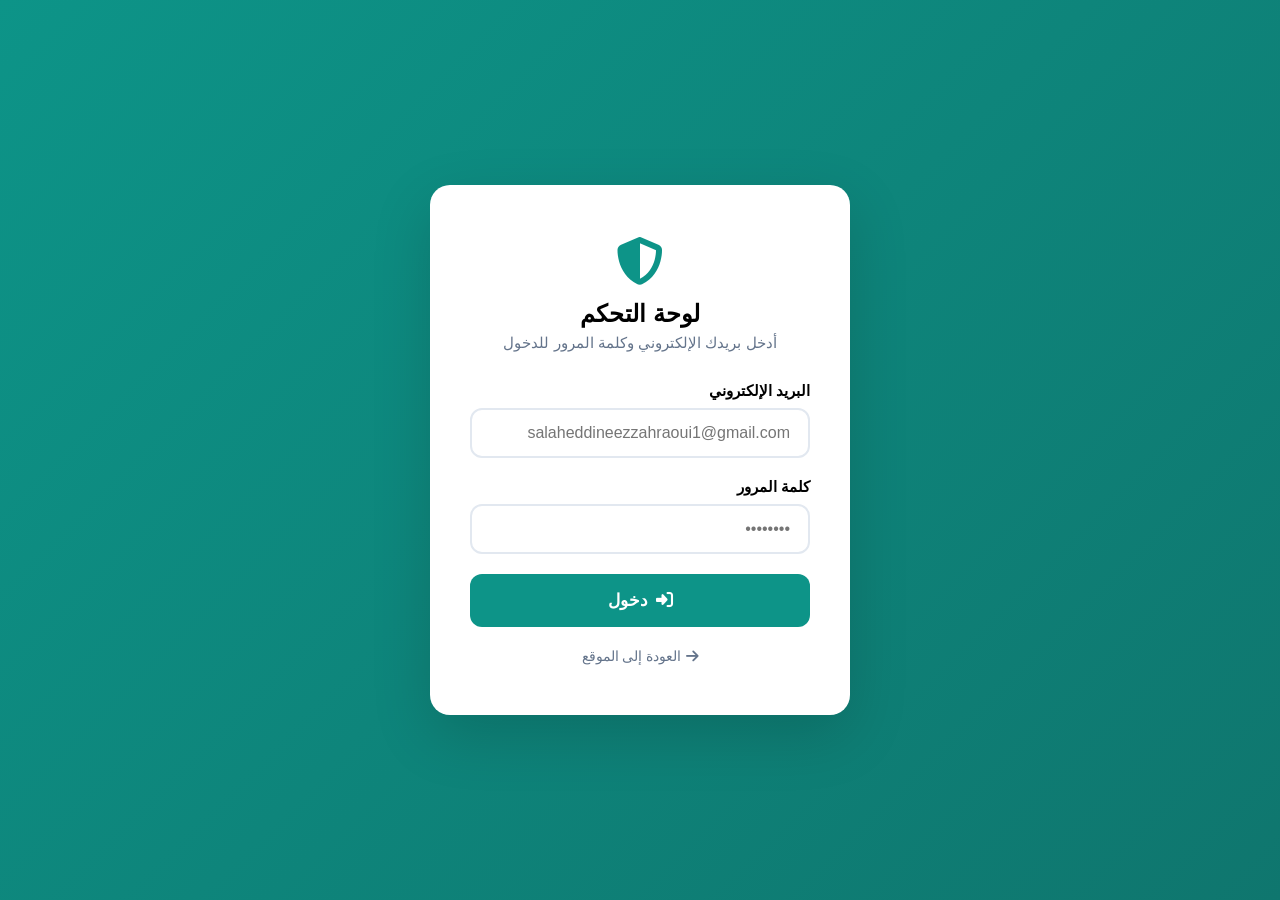
<file: admin/index.html>
<!DOCTYPE html>
<html lang="ar" dir="rtl">
<head>
    <meta charset="UTF-8">
    <meta name="viewport" content="width=device-width, initial-scale=1.0">
    <title>تسجيل الدخول - لوحة التحكم</title>
    <link rel="stylesheet" href="https://cdnjs.cloudflare.com/ajax/libs/font-awesome/6.5.0/css/all.min.css">
    <style>
        * { margin: 0; padding: 0; box-sizing: border-box; }
        body { font-family: 'Segoe UI', Tahoma, sans-serif; background: linear-gradient(135deg, #0d9488 0%, #0f766e 100%); min-height: 100vh; display: flex; align-items: center; justify-content: center; }
        .login-box { background: #fff; border-radius: 20px; padding: 50px 40px; width: 100%; max-width: 420px; margin: 20px; box-shadow: 0 20px 60px rgba(0,0,0,0.15); text-align: center; }
        .login-box .icon { font-size: 3rem; color: #0d9488; margin-bottom: 10px; }
        .login-box h1 { font-size: 1.5rem; margin-bottom: 6px; }
        .login-box p { color: #64748b; margin-bottom: 30px; font-size: 0.95rem; }
        .form-group { margin-bottom: 20px; text-align: right; }
        .form-group label { display: block; font-weight: 600; margin-bottom: 8px; font-size: 0.95rem; }
        .form-group input { width: 100%; padding: 14px 18px; border: 2px solid #e2e8f0; border-radius: 12px; font-size: 1rem; outline: none; transition: 0.3s; }
        .form-group input:focus { border-color: #0d9488; box-shadow: 0 0 0 4px rgba(13,148,136,0.1); }
        .btn-login { width: 100%; padding: 16px; background: #0d9488; color: #fff; border: none; border-radius: 12px; font-size: 1.05rem; font-weight: 600; cursor: pointer; transition: 0.3s; display: flex; align-items: center; justify-content: center; gap: 8px; }
        .btn-login:hover { background: #0f766e; transform: translateY(-2px); }
        .btn-login:disabled { opacity: 0.6; cursor: not-allowed; transform: none; }
        .error-msg { background: #fee2e2; color: #991b1b; padding: 14px; border-radius: 10px; margin-bottom: 20px; display: none; font-size: 0.95rem; text-align: center; }
        .back-link { text-align: center; margin-top: 20px; }
        .back-link a { color: #64748b; text-decoration: none; font-size: 0.9rem; }
        .back-link a:hover { color: #0d9488; }
    </style>
</head>
<body>
    <div class="login-box">
        <div class="icon"><i class="fas fa-shield-alt"></i></div>
        <h1>لوحة التحكم</h1>
        <p>أدخل بريدك الإلكتروني وكلمة المرور للدخول</p>
        <div class="error-msg" id="errorMsg"></div>
        <form onsubmit="return adminLogin(event)">
            <div class="form-group">
                <label>البريد الإلكتروني</label>
                <input type="text" id="username" placeholder="salaheddineezzahraoui1@gmail.com" required>
            </div>
            <div class="form-group">
                <label>كلمة المرور</label>
                <input type="password" id="password" placeholder="••••••••" required>
            </div>
            <button type="submit" class="btn-login" id="loginBtn"><i class="fas fa-sign-in-alt"></i> دخول</button>
        </form>
        <div class="back-link"><a href="../index.html"><i class="fas fa-arrow-right"></i> العودة إلى الموقع</a></div>
    </div>
    <script>
        var API_URL = 'http://localhost:5000';

        function adminLogin(e) {
            e.preventDefault();
            var email = document.getElementById('username').value.trim();
            var password = document.getElementById('password').value;
            var err = document.getElementById('errorMsg');
            var btn = document.getElementById('loginBtn');

            err.style.display = 'none';
            btn.disabled = true;
            btn.innerHTML = '<i class="fas fa-spinner fa-spin"></i> جاري تسجيل الدخول...';

            fetch(API_URL + '/api/auth/login', {
                method: 'POST',
                headers: { 'Content-Type': 'application/json' },
                body: JSON.stringify({ email: email, password: password })
            })
            .then(function(resp) {
                if (!resp.ok) return resp.json().then(function(d) { throw new Error(d.error || 'خطأ في تسجيل الدخول'); });
                return resp.json();
            })
            .then(function(data) {
                sessionStorage.setItem('adminToken', data.token);
                sessionStorage.setItem('adminEmail', data.email);
                window.location.href = 'dashboard.html';
            })
            .catch(function(error) {
                err.textContent = error.message || 'البريد الإلكتروني أو كلمة المرور غير صحيحة';
                err.style.display = 'block';
            })
            .finally(function() {
                btn.disabled = false;
                btn.innerHTML = '<i class="fas fa-sign-in-alt"></i> دخول';
            });

            return false;
        }

        if (sessionStorage.getItem('adminToken')) {
            window.location.href = 'dashboard.html';
        }
    </script>
</body>
</html>
</file>
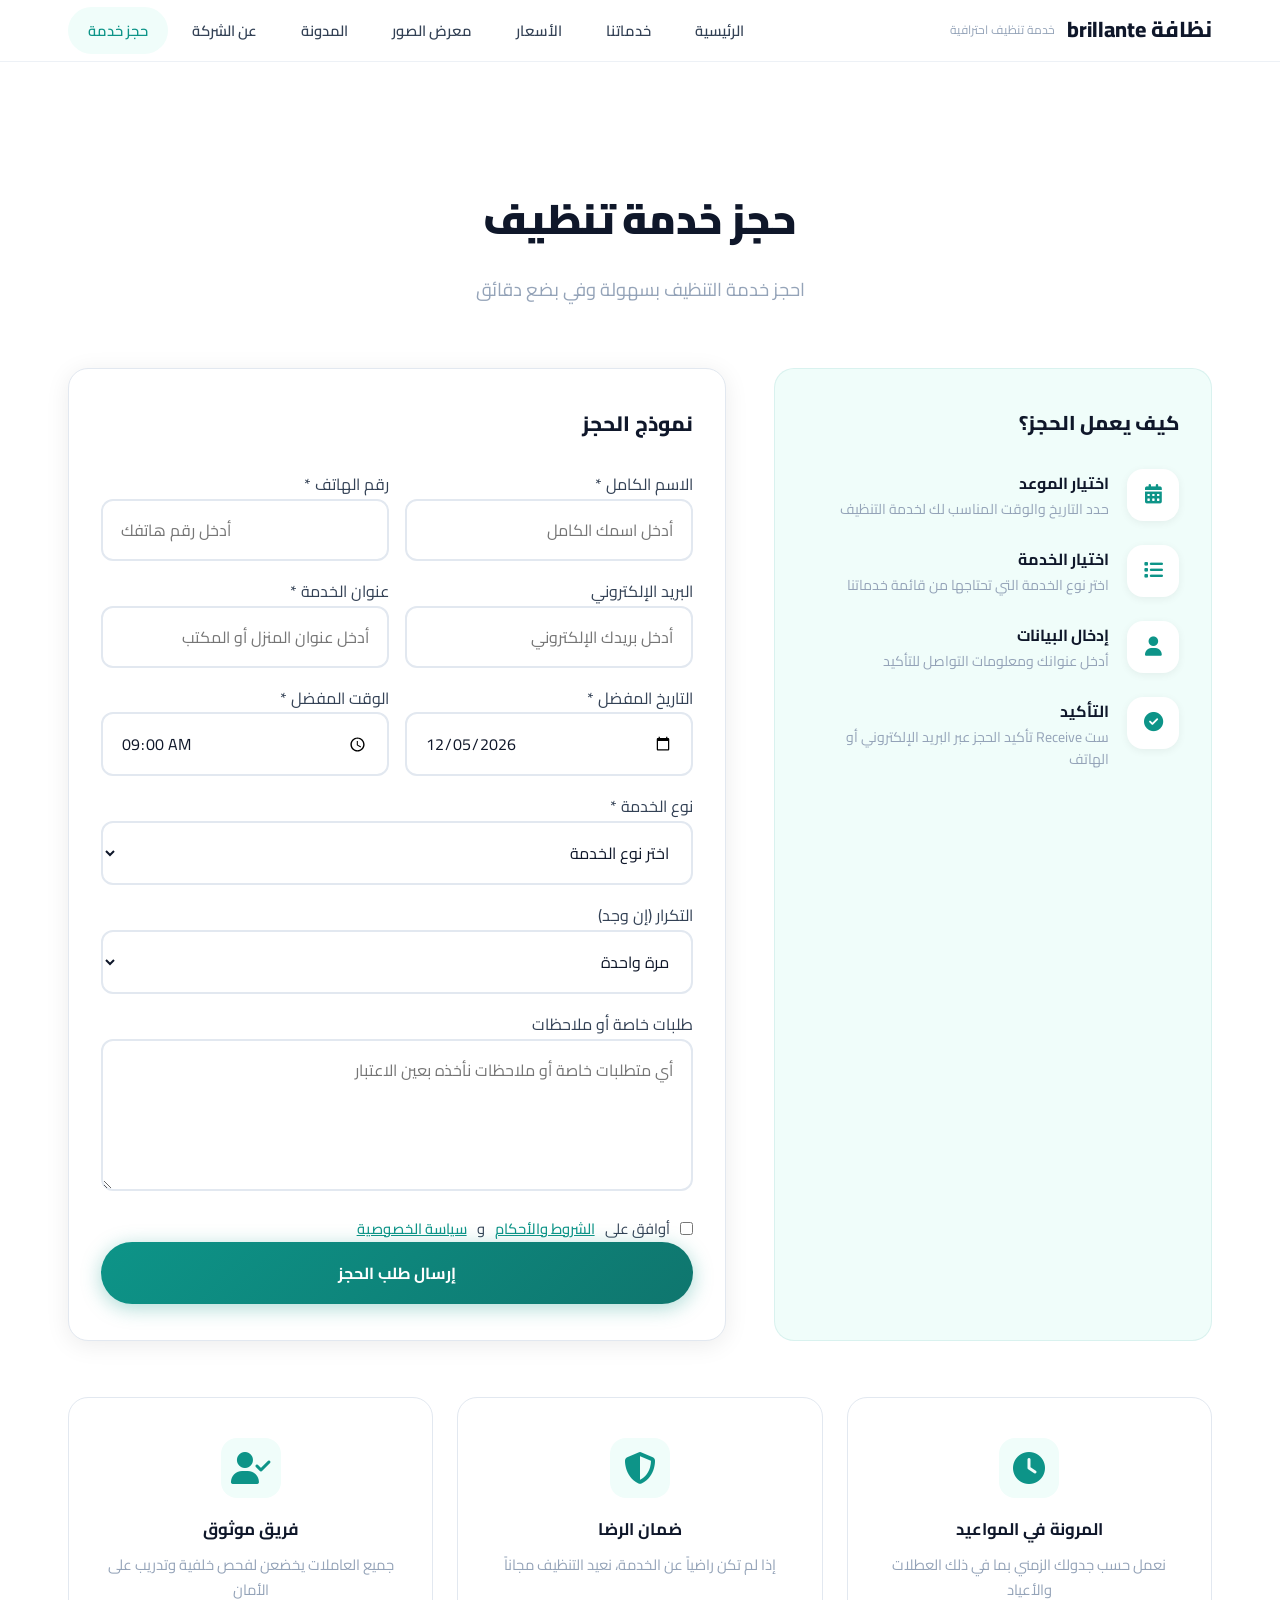
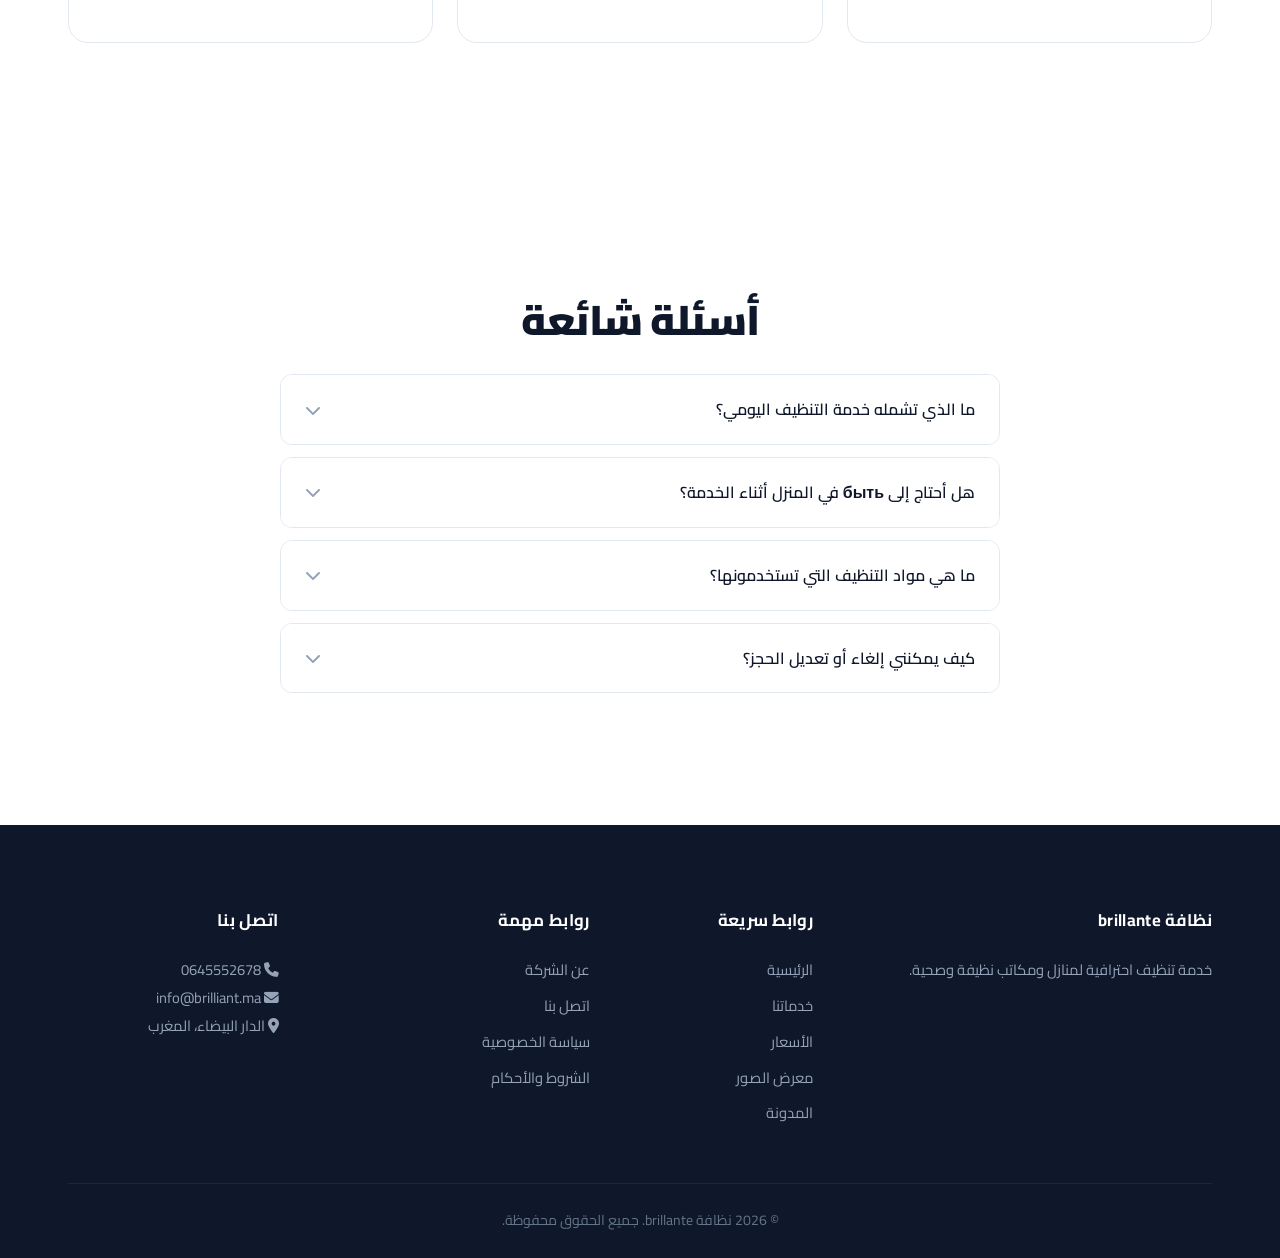
<file: booking.html>
<!DOCTYPE html>
<html lang="ar" dir="rtl">
<head>
    <meta charset="UTF-8">
    <meta name="viewport" content="width=device-width, initial-scale=1.0">
    <title>حجز خدمة - نظافة brillante</title>
    <link rel="stylesheet" href="assets/css/style.css">
    <link rel="stylesheet" href="https://cdnjs.cloudflare.com/ajax/libs/font-awesome/6.5.0/css/all.min.css">
</head>
<body>
    <!-- Header -->
    <header class="site-header">
        <div class="container">
            <div class="logo">
                <h1>نظافة brillante</h1>
                <p>خدمة تنظيف احترافية</p>
            </div>
            <nav class="navbar">
                <ul>
                    <li><a href="index.html">الرئيسية</a></li>
                    <li><a href="services.html">خدماتنا</a></li>
                    <li><a href="pricing.html">الأسعار</a></li>
                    <li><a href="gallery.html">معرض الصور</a></li>
                    <li><a href="blog.html">المدونة</a></li>
                    <li><a href="about.html">عن الشركة</a></li>
                    <li><a href="booking.html" class="active">حجز خدمة</a></li>
                </ul>
            </nav>
            <div class="mobile-menu-btn">
                <i class="fas fa-bars"></i>
            </div>
        </div>
    </header>

    <!-- Booking Section -->
    <section class="booking section-padding">
        <div class="container">
            <h2 class="section-title">حجز خدمة تنظيف</h2>
            <p class="section-subtitle">احجز خدمة التنظيف بسهولة وفي بضع دقائق</p>
            
            <div class="booking-form-container">
                <div class="booking-info">
                    <h3>كيف يعمل الحجز؟</h3>
                    <ol class="booking-steps">
                        <li>
                            <i class="fas fa-calendar-alt"></i>
                            <div>
                                <h4>اختيار الموعد</h4>
                                <p>حدد التاريخ والوقت المناسب لك لخدمة التنظيف</p>
                            </div>
                        </li>
                        <li>
                            <i class="fas fa-list"></i>
                            <div>
                                <h4>اختيار الخدمة</h4>
                                <p>اختر نوع الخدمة التي تحتاجها من قائمة خدماتنا</p>
                            </div>
                        </li>
                        <li>
                            <i class="fas fa-user"></i>
                            <div>
                                <h4>إدخال البيانات</h4>
                                <p>أدخل عنوانك ومعلومات التواصل للتأكيد</p>
                            </div>
                        </li>
                        <li>
                            <i class="fas fa-check-circle"></i>
                            <div>
                                <h4>التأكيد</h4>
                                <p>ست Receive تأكيد الحجز عبر البريد الإلكتروني أو الهاتف</p>
                            </div>
                        </li>
                    </ol>
                </div>
                
                <div class="booking-form">
                    <h3>نموذج الحجز</h3>
                    <form id="bookingForm">
                        <div class="form-row">
                            <div class="form-group">
                                <label for="fullName">الاسم الكامل *</label>
                                <input type="text" id="fullName" placeholder="أدخل اسمك الكامل" required>
                            </div>
                            <div class="form-group">
                                <label for="phone">رقم الهاتف *</label>
                                <input type="tel" id="phone" placeholder="أدخل رقم هاتفك" required>
                            </div>
                        </div>
                        
                        <div class="form-row">
                            <div class="form-group">
                                <label for="email">البريد الإلكتروني</label>
                                <input type="email" id="email" placeholder="أدخل بريدك الإلكتروني">
                            </div>
                            <div class="form-group">
                                <label for="address">عنوان الخدمة *</label>
                                <input type="text" id="address" placeholder="أدخل عنوان المنزل أو المكتب" required>
                            </div>
                        </div>
                        
                        <div class="form-row">
                            <div class="form-group">
                                <label for="date">التاريخ المفضل *</label>
                                <input type="date" id="date" required>
                            </div>
                            <div class="form-group">
                                <label for="time">الوقت المفضل *</label>
                                <input type="time" id="time" required>
                            </div>
                        </div>
                        
                        <div class="form-row">
                            <div class="form-group full-width">
                                <label for="serviceType">نوع الخدمة *</label>
                                <select id="serviceType" required>
                                    <option value="">اختر نوع الخدمة</option>
                                    <option value="daily">التنظيف اليومي</option>
                                    <option value="deep">التنظيف العميق</option>
                                    <option value="move-in-out">تنظيف الدخول والخروج</option>
                                    <option value="commercial">تنظيف المكاتب</option>
                                    <option value="special">خدمة خاصة</option>
                                </select>
                            </div>
                        </div>
                        
                        <div class="form-row">
                            <div class="form-group full-width">
                                <label for="frequency">التكرار (إن وجد)</label>
                                <select id="frequency">
                                    <option value="once">مرة واحدة</option>
                                    <option value="weekly">أسبوعياً</option>
                                    <option value="biweekly">كل أسبوعين</option>
                                    <option value="monthly">شهرياً</option>
                                    <option value="custom">مخصص</option>
                                </select>
                            </div>
                        </div>
                        
                        <div class="form-row">
                            <div class="form-group full-width">
                                <label for="specialRequests">طلبات خاصة أو ملاحظات</label>
                                <textarea id="specialRequests" placeholder="أي متطلبات خاصة أو ملاحظات نأخذه بعين الاعتبار" rows="4"></textarea>
                            </div>
                        </div>
                        
                        <div class="form-group full-width">
                            <label class="checkbox-label">
                                <input type="checkbox" id="terms" required>
                                أوافق على <a href="#" class="link">الشروط والأحكام</a> و<a href="#" class="link">سياسة الخصوصية</a>
                            </label>
                        </div>
                        
                        <button type="submit" class="btn-primary btn-full">إرسال طلب الحجز</button>
                    </form>
                    <div id="formResponse" class="form-response"></div>
                </div>
            </div>
            
            <div class="booking-guarantee">
                <div class="guarantee-item">
                    <i class="fas fa-clock"></i>
                    <h4>المرونة في المواعيد</h4>
                    <p>نعمل حسب جدولك الزمني بما في ذلك العطلات والأعياد</p>
                </div>
                <div class="guarantee-item">
                    <i class="fas fa-shield-alt"></i>
                    <h4>ضمان الرضا</h4>
                    <p>إذا لم تكن راضياً عن الخدمة، نعيد التنظيف مجاناً</p>
                </div>
                <div class="guarantee-item">
                    <i class="fas fa-user-check"></i>
                    <h4>فريق موثوق</h4>
                    <p>جميع العاملات يخضعن لفحص خلفية وتدريب على الأمان</p>
                </div>
            </div>
        </div>
    </section>

    <!-- FAQ Section -->
    <section class="faq section-padding">
        <div class="container">
            <h2 class="section-title">أسئلة شائعة</h2>
            <div class="faq-accordion">
                <div class="faq-item">
                    <div class="faq-question" onclick="toggleFAQ(this)">
                        <h3>ما الذي تشمله خدمة التنظيف اليومي؟</h3>
                        <i class="fas fa-chevron-down"></i>
                    </div>
                    <div class="faq-answer">
                        <p>تشمل خدمة التنظيف اليومي: تنظيف الغرف والصالات، مسح وتنظيف الأرضيات، تنظيف الأسطح والأثاث، إزالة الغبار، تنظيف المرايا والزجاج الداخلي، وترتيب العامة.</p>
                    </div>
                </div>
                <div class="faq-item">
                    <div class="faq-question" onclick="toggleFAQ(this)">
                        <h3>هل أحتاج إلى быть في المنزل أثناء الخدمة؟</h3>
                        <i class="fas fa-chevron-down"></i>
                    </div>
                    <div class="faq-answer">
                        <p>لا، ليس من الضروري أن تكون في المنزل أثناء الخدمة. فريقنا محترف وموثوق ويمكنه أداء المهمة أثناء غيابك. نحن نقدر خصوصيتك وأمان منزلك.</p>
                    </div>
                </div>
                <div class="faq-item">
                    <div class="faq-question" onclick="toggleFAQ(this)">
                        <h3>ما هي مواد التنظيف التي تستخدمونها؟</h3>
                        <i class="fas fa-chevron-down"></i>
                    </div>
                    <div class="faq-answer">
                        <p>نستخدم مواد تنظيف عالية الجودة وآمنة للبيئة وصحية للأطفال والحيوانات الأليفة. جميع المواد معتمدة ولا تترك روائح كيميائية ضارة.</p>
                    </div>
                </div>
                <div class="faq-item">
                    <div class="faq-question" onclick="toggleFAQ(this)">
                        <h3>كيف يمكنني إلغاء أو تعديل الحجز؟</h3>
                        <i class="fas fa-chevron-down"></i>
                    </div>
                    <div class="faq-answer">
                        <p>يمكنك إلغاء أو تعديل الحجز عن طريق الاتصال بنا على الأقل قبل 24 ساعة من الموعد المحدد عبر الهاتف أو البريد الإلكتروني المسجل في الحجز.</p>
                    </div>
                </div>
            </div>
        </div>
    </section>

    <footer class="site-footer">
        <div class="container">
            <div class="footer-content">
                <div class="footer-section"><h3>نظافة brillante</h3><p>خدمة تنظيف احترافية لمنازل ومكاتب نظيفة وصحية.</p></div>
                <div class="footer-section"><h3>روابط سريعة</h3><ul><li><a href="index.html">الرئيسية</a></li><li><a href="services.html">خدماتنا</a></li><li><a href="pricing.html">الأسعار</a></li><li><a href="gallery.html">معرض الصور</a></li><li><a href="blog.html">المدونة</a></li></ul></div>
                <div class="footer-section"><h3>روابط مهمة</h3><ul><li><a href="about.html">عن الشركة</a></li><li><a href="contact.html">اتصل بنا</a></li><li><a href="privacy.html">سياسة الخصوصية</a></li><li><a href="terms.html">الشروط والأحكام</a></li></ul></div>
                <div class="footer-section"><h3>اتصل بنا</h3><p><i class="fas fa-phone"></i> 0645552678</p><p><i class="fas fa-envelope"></i> info@brilliant.ma</p><p><i class="fas fa-map-marker-alt"></i> الدار البيضاء، المغرب</p></div>
            </div>
            <div class="footer-bottom"><p>&copy; 2026 نظافة brillante. جميع الحقوق محفوظة.</p></div>
        </div>
    </footer>

    <script src="assets/js/config.js"></script>
    <script src="assets/js/script.js"></script>
</body>
</html>
</file>
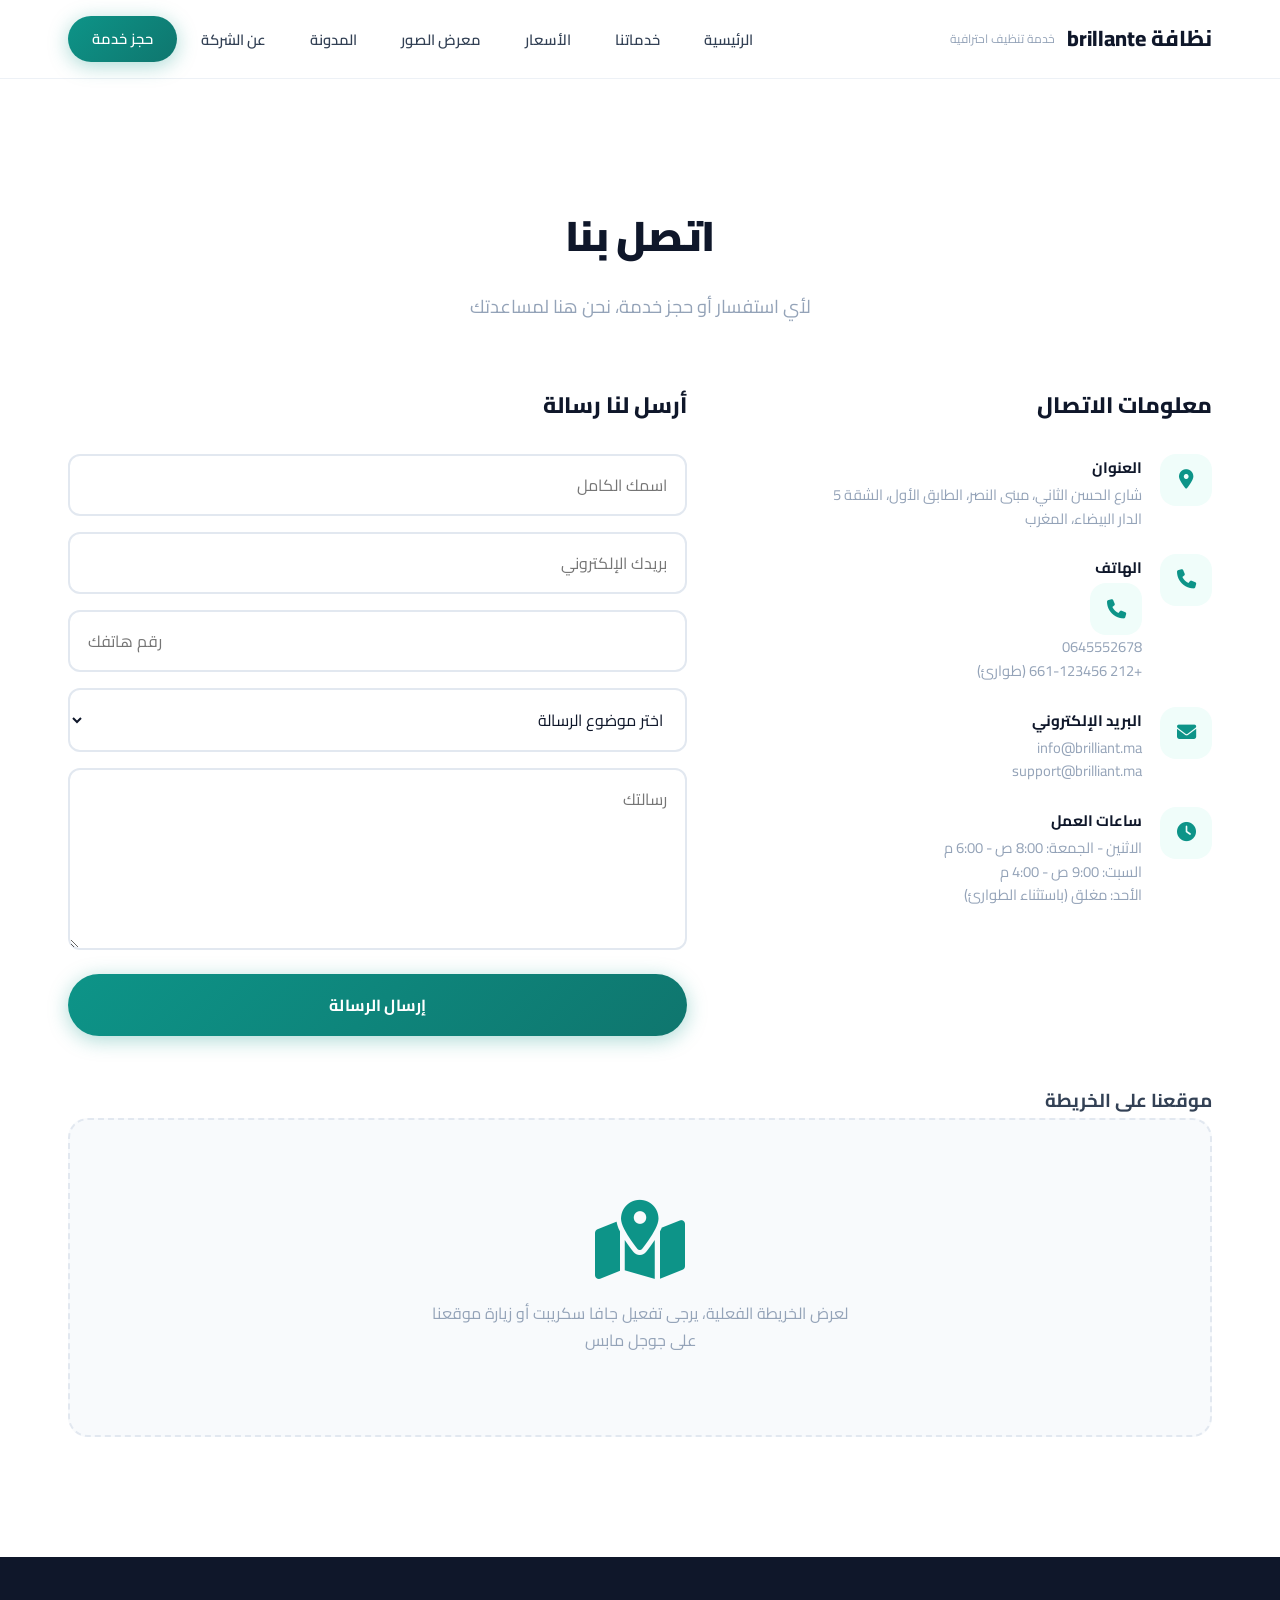
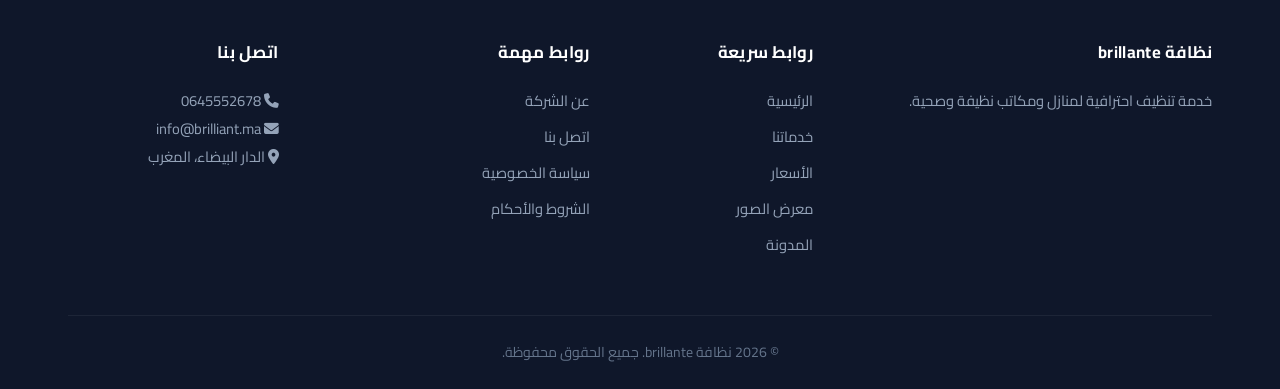
<file: contact.html>
<!DOCTYPE html>
<html lang="ar" dir="rtl">
<head>
    <meta charset="UTF-8">
    <meta name="viewport" content="width=device-width, initial-scale=1.0">
    <title>اتصل بنا - نظافة brillante</title>
    <link rel="stylesheet" href="assets/css/style.css">
    <link rel="stylesheet" href="https://cdnjs.cloudflare.com/ajax/libs/font-awesome/6.5.0/css/all.min.css">
</head>
<body>
    <!-- Header -->
    <header class="site-header">
        <div class="container">
            <div class="logo">
                <h1>نظافة brillante</h1>
                <p>خدمة تنظيف احترافية</p>
            </div>
            <nav class="navbar">
                <ul>
                    <li><a href="index.html">الرئيسية</a></li>
                    <li><a href="services.html">خدماتنا</a></li>
                    <li><a href="pricing.html">الأسعار</a></li>
                    <li><a href="gallery.html">معرض الصور</a></li>
                    <li><a href="blog.html">المدونة</a></li>
                    <li><a href="about.html">عن الشركة</a></li>
                    <li><a href="booking.html" class="btn-primary">حجز خدمة</a></li>
                </ul>
            </nav>
            <div class="mobile-menu-btn">
                <i class="fas fa-bars"></i>
            </div>
        </div>
    </header>

    <!-- Contact Section -->
    <section class="contact section-padding">
        <div class="container">
            <h2 class="section-title">اتصل بنا</h2>
            <p class="section-subtitle">لأي استفسار أو حجز خدمة، نحن هنا لمساعدتك</p>
            <div class="contact-wrapper">
                <div class="contact-info">
                    <h3>معلومات الاتصال</h3>
                    <div class="info-item">
                        <i class="fas fa-map-marker-alt"></i>
                        <div>
                            <h4>العنوان</h4>
                            <p>شارع الحسن الثاني، مبنى النصر، الطابق الأول، الشقة 5</p>
                            <p>الدار البيضاء، المغرب</p>
                        </div>
                    </div>
                    <div class="info-item">
                        <i class="fas fa-phone"></i>
                        <div>
                            <h4>الهاتف</h4>
                            <p><i class="fas fa-phone"></i> 0645552678</p>
                            <p>+212 661-123456 (طوارئ)</p>
                        </div>
                    </div>
                    <div class="info-item">
                        <i class="fas fa-envelope"></i>
                        <div>
                            <h4>البريد الإلكتروني</h4>
                            <p>info@brilliant.ma</p>
                            <p>support@brilliant.ma</p>
                        </div>
                    </div>
                    <div class="info-item">
                        <i class="fas fa-clock"></i>
                        <div>
                            <h4>ساعات العمل</h4>
                            <p>الاثنين - الجمعة: 8:00 ص - 6:00 م</p>
                            <p>السبت: 9:00 ص - 4:00 م</p>
                            <p>الأحد: مغلق (باستثناء الطوارئ)</p>
                        </div>
                    </div>
                </div>
                <div class="contact-form">
                    <h3>أرسل لنا رسالة</h3>
                    <form id="contactForm">
                        <div class="form-group">
                            <input type="text" id="name" placeholder="اسمك الكامل" required>
                        </div>
                        <div class="form-group">
                            <input type="email" id="email" placeholder="بريدك الإلكتروني" required>
                        </div>
                        <div class="form-group">
                            <input type="tel" id="phone" placeholder="رقم هاتفك" required>
                        </div>
                        <div class="form-group">
                            <select id="subject" required>
                                <option value="">اختر موضوع الرسالة</option>
                                <option value="general">استفسار عام</option>
                                <option value="booking">حجز خدمة</option>
                                <option value="complaint">شكوى</option>
                                <option value="feedback">اقتراح أو ملاحظة</option>
                                <option value="job">وظيفة</option>
                            </select>
                        </div>
                        <div class="form-group">
                            <textarea id="message" placeholder="رسالتك" rows="5" required></textarea>
                        </div>
                        <button type="submit" class="btn-primary btn-full">إرسال الرسالة</button>
                    </form>
                    <div id="formResponse" class="form-response"></div>
                </div>
            </div>
            <div class="contact-map">
                <h3>موقعنا على الخريطة</h3>
                <div class="map-placeholder">
                    <i class="fas fa-map-marked-alt fa-5x"></i>
                    <p>لعرض الخريطة الفعلية، يرجى تفعيل جافا سكريبت أو زيارة موقعنا على جوجل مابس</p>
                </div>
            </div>
        </div>
    </section>

    <footer class="site-footer">
        <div class="container">
            <div class="footer-content">
                <div class="footer-section"><h3>نظافة brillante</h3><p>خدمة تنظيف احترافية لمنازل ومكاتب نظيفة وصحية.</p></div>
                <div class="footer-section"><h3>روابط سريعة</h3><ul><li><a href="index.html">الرئيسية</a></li><li><a href="services.html">خدماتنا</a></li><li><a href="pricing.html">الأسعار</a></li><li><a href="gallery.html">معرض الصور</a></li><li><a href="blog.html">المدونة</a></li></ul></div>
                <div class="footer-section"><h3>روابط مهمة</h3><ul><li><a href="about.html">عن الشركة</a></li><li><a href="contact.html">اتصل بنا</a></li><li><a href="privacy.html">سياسة الخصوصية</a></li><li><a href="terms.html">الشروط والأحكام</a></li></ul></div>
                <div class="footer-section"><h3>اتصل بنا</h3><p><i class="fas fa-phone"></i> 0645552678</p><p><i class="fas fa-envelope"></i> info@brilliant.ma</p><p><i class="fas fa-map-marker-alt"></i> الدار البيضاء، المغرب</p></div>
            </div>
            <div class="footer-bottom"><p>&copy; 2026 نظافة brillante. جميع الحقوق محفوظة.</p></div>
        </div>
    </footer>

    <script src="assets/js/config.js"></script>
    <script src="assets/js/script.js"></script>
</body>
</html>
</file>
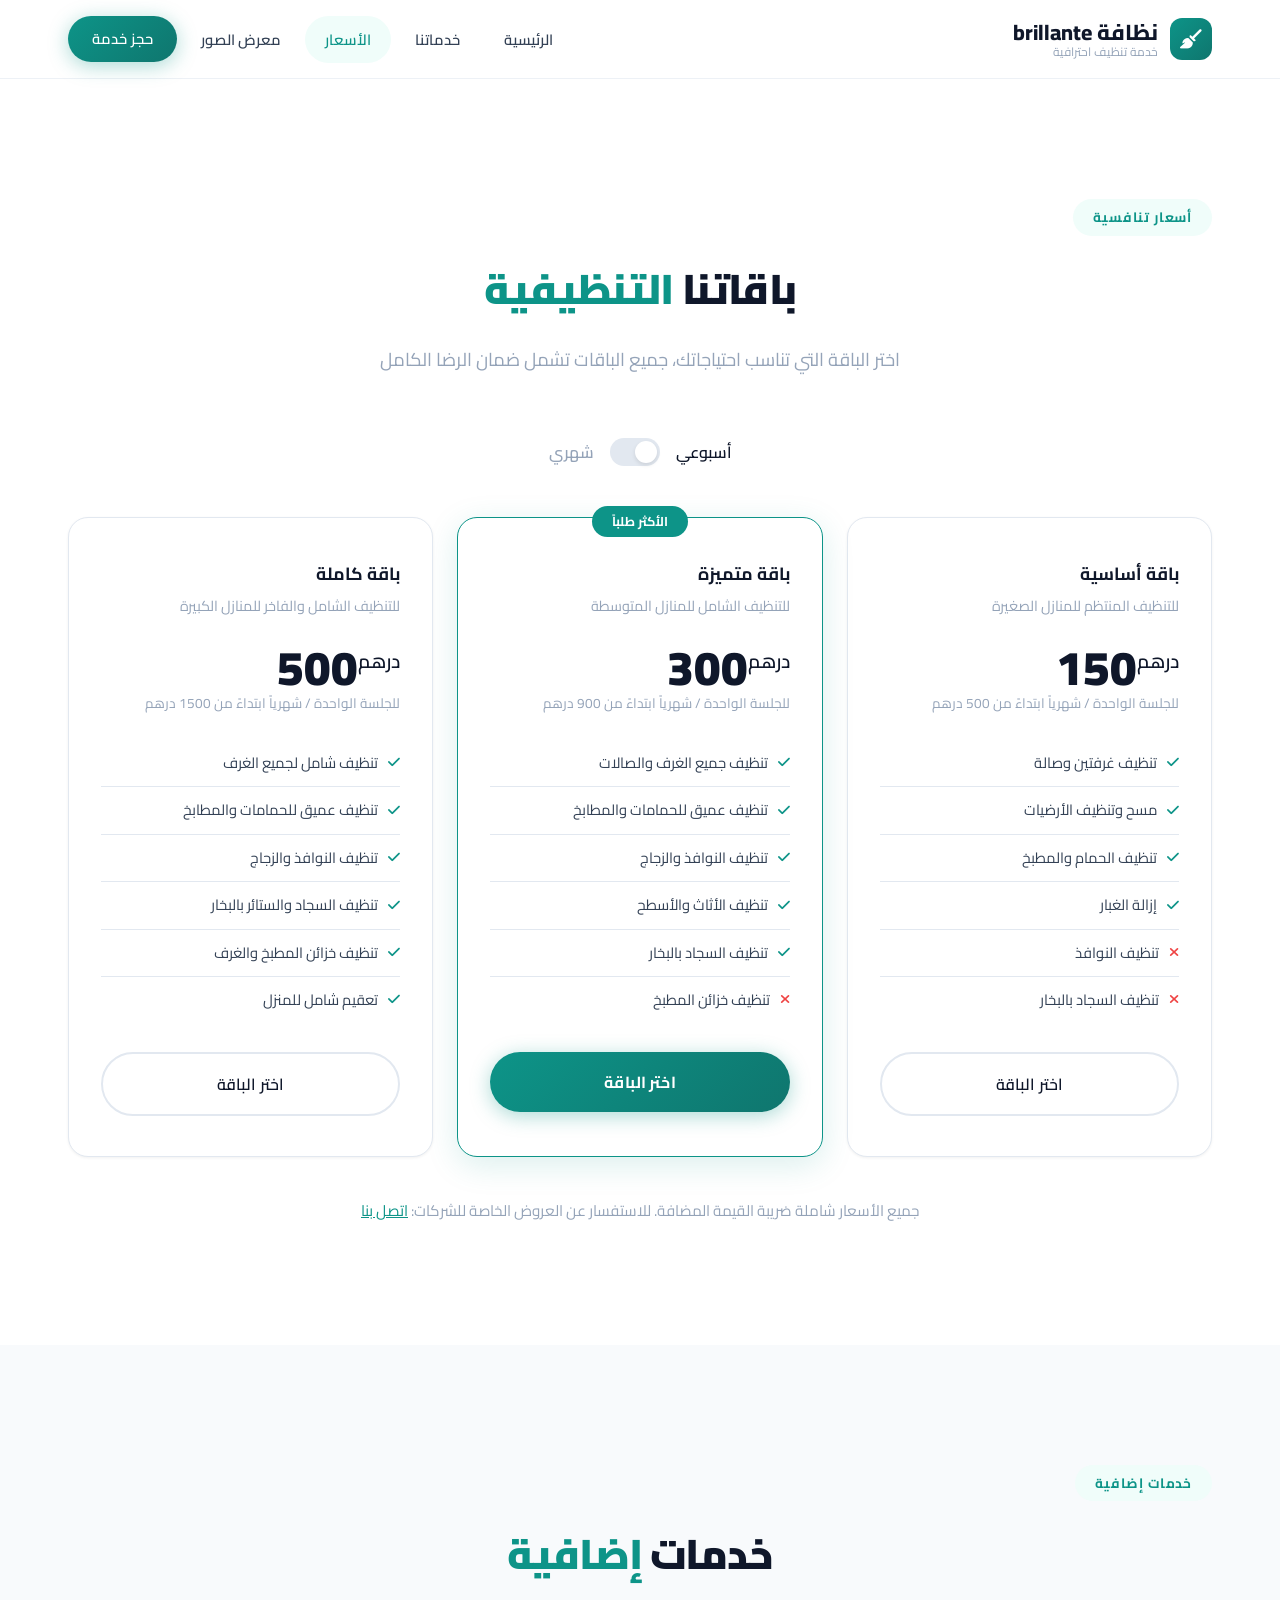
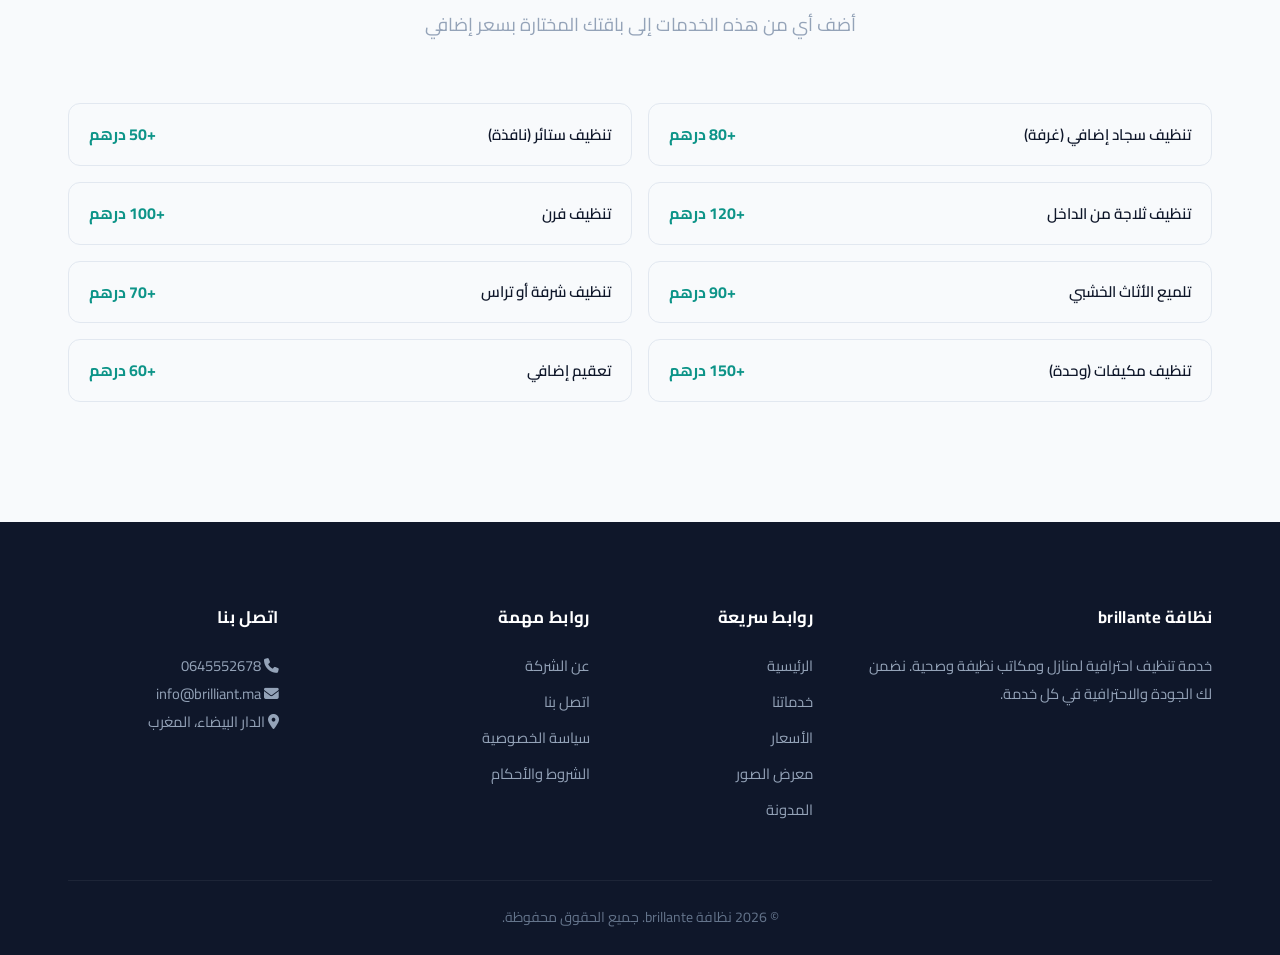
<file: pricing.html>
<!DOCTYPE html>
<html lang="ar" dir="rtl">
<head>
    <meta charset="UTF-8">
    <meta name="viewport" content="width=device-width, initial-scale=1.0">
    <title>الأسعار - نظافة brillante</title>
    <link rel="stylesheet" href="assets/css/style.css">
    <link rel="stylesheet" href="https://cdnjs.cloudflare.com/ajax/libs/font-awesome/6.5.0/css/all.min.css">
    <style>
        .pricing-toggle{display:flex;align-items:center;justify-content:center;gap:16px;margin-bottom:50px}
        .pricing-toggle span{font-weight:600;color:var(--text-muted);transition:var(--transition)}
        .pricing-toggle span.active{color:var(--text)}
        .toggle-switch{width:50px;height:28px;border-radius:14px;background:var(--border);cursor:pointer;position:relative;transition:var(--transition)}
        .toggle-switch.active{background:var(--primary)}
        .toggle-switch::after{content:'';position:absolute;top:3px;right:3px;width:22px;height:22px;border-radius:50%;background:#fff;transition:var(--transition);box-shadow:0 2px 4px rgba(0,0,0,0.1)}
        .toggle-switch.active::after{right:25px}
        .pricing-grid{display:grid;grid-template-columns:repeat(3,1fr);gap:24px;margin-top:20px}
        .pricing-card{background:var(--bg);border-radius:var(--radius-lg);padding:40px 32px;border:1px solid var(--border);box-shadow:var(--shadow-sm);transition:var(--transition);position:relative}
        .pricing-card:hover{box-shadow:var(--shadow-lg);transform:translateY(-6px)}
        .pricing-card.featured{border-color:var(--primary);box-shadow:0 8px 32px rgba(13,148,136,0.15)}
        .pricing-card.featured::before{content:'الأكثر طلباً';position:absolute;top:-12px;left:50%;transform:translateX(-50%);background:var(--primary);color:#fff;padding:4px 20px;border-radius:60px;font-size:0.8rem;font-weight:700}
        .pricing-card .plan-name{font-size:1.1rem;font-weight:700;color:var(--text);margin-bottom:4px}
        .pricing-card .plan-desc{color:var(--text-muted);font-size:0.9rem;margin-bottom:24px}
        .pricing-card .price{font-size:3rem;font-weight:900;color:var(--text);line-height:1}
        .pricing-card .price sup{font-size:1.2rem;font-weight:600;top:-1em}
        .pricing-card .price span{font-size:1rem;font-weight:500;color:var(--text-muted)}
        .pricing-card .price-note{color:var(--text-muted);font-size:0.85rem;margin-bottom:24px}
        .pricing-card .features{list-style:none;margin:0 0 28px}
        .pricing-card .features li{display:flex;align-items:center;gap:10px;padding:10px 0;border-bottom:1px solid var(--border);font-size:0.92rem}
        .pricing-card .features li:last-child{border-bottom:none}
        .pricing-card .features li i{color:var(--primary);font-size:0.85rem}
        .pricing-card .features li i.fa-times{color:#ef4444}
        .pricing-card .btn-primary,.pricing-card .btn-outline{width:100%;justify-content:center}
        .pricing-note{text-align:center;margin-top:40px;color:var(--text-muted);font-size:0.95rem}
        .pricing-note a{color:var(--primary);text-decoration:underline}
        .faq-section{margin-top:80px}
        .addon-grid{display:grid;grid-template-columns:repeat(2,1fr);gap:16px;margin-top:24px}
        .addon-item{display:flex;align-items:center;justify-content:space-between;padding:16px 20px;background:var(--bg-alt);border-radius:var(--radius);border:1px solid var(--border)}
        .addon-item h4{font-size:0.95rem;font-weight:600;color:var(--text)}
        .addon-item span{font-weight:700;color:var(--primary)}
        @media(max-width:900px){.pricing-grid{grid-template-columns:1fr;max-width:420px;margin:0 auto}}
        @media(max-width:480px){.addon-grid{grid-template-columns:1fr}}
    </style>
</head>
<body>
    <header class="site-header">
        <div class="container">
            <div class="logo">
                <div class="logo-icon"><i class="fas fa-broom"></i></div>
                <div>
                    <h1>نظافة brillante</h1>
                    <p>خدمة تنظيف احترافية</p>
                </div>
            </div>
            <nav class="navbar">
                <ul>
                    <li><a href="index.html">الرئيسية</a></li>
                    <li><a href="services.html">خدماتنا</a></li>
                    <li><a href="pricing.html" class="active">الأسعار</a></li>
                    <li><a href="gallery.html">معرض الصور</a></li>
                    <li><a href="booking.html" class="btn-primary">حجز خدمة</a></li>
                </ul>
            </nav>
            <button class="mobile-menu-btn"><i class="fas fa-bars"></i></button>
        </div>
    </header>

    <section class="section-padding">
        <div class="container">
            <div class="section-label" style="display:inline-block;margin:0 auto 16px;text-align:center;width:auto">أسعار تنافسية</div>
            <h2 class="section-title">باقاتنا <span class="highlight">التنظيفية</span></h2>
            <p class="section-subtitle">اختر الباقة التي تناسب احتياجاتك، جميع الباقات تشمل ضمان الرضا الكامل</p>

            <div class="pricing-toggle">
                <span class="active" id="weeklyLabel">أسبوعي</span>
                <div class="toggle-switch" id="pricingToggle" onclick="togglePricing()"></div>
                <span id="monthlyLabel">شهري</span>
            </div>

            <div class="pricing-grid" id="pricingGrid">
                <div class="pricing-card">
                    <div class="plan-name">باقة أساسية</div>
                    <div class="plan-desc">للتنظيف المنتظم للمنازل الصغيرة</div>
                    <div class="price" data-weekly="150" data-monthly="500"><sup>درهم</sup>150</div>
                    <div class="price-note">للجلسة الواحدة / شهرياً ابتداءً من 500 درهم</div>
                    <ul class="features">
                        <li><i class="fas fa-check"></i> تنظيف غرفتين وصالة</li>
                        <li><i class="fas fa-check"></i> مسح وتنظيف الأرضيات</li>
                        <li><i class="fas fa-check"></i> تنظيف الحمام والمطبخ</li>
                        <li><i class="fas fa-check"></i> إزالة الغبار</li>
                        <li><i class="fas fa-times"></i> تنظيف النوافذ</li>
                        <li><i class="fas fa-times"></i> تنظيف السجاد بالبخار</li>
                    </ul>
                    <a href="booking.html?service=daily" class="btn-outline">اختر الباقة</a>
                </div>
                <div class="pricing-card featured">
                    <div class="plan-name">باقة متميزة</div>
                    <div class="plan-desc">للتنظيف الشامل للمنازل المتوسطة</div>
                    <div class="price" data-weekly="300" data-monthly="900"><sup>درهم</sup>300</div>
                    <div class="price-note">للجلسة الواحدة / شهرياً ابتداءً من 900 درهم</div>
                    <ul class="features">
                        <li><i class="fas fa-check"></i> تنظيف جميع الغرف والصالات</li>
                        <li><i class="fas fa-check"></i> تنظيف عميق للحمامات والمطابخ</li>
                        <li><i class="fas fa-check"></i> تنظيف النوافذ والزجاج</li>
                        <li><i class="fas fa-check"></i> تنظيف الأثاث والأسطح</li>
                        <li><i class="fas fa-check"></i> تنظيف السجاد بالبخار</li>
                        <li><i class="fas fa-times"></i> تنظيف خزائن المطبخ</li>
                    </ul>
                    <a href="booking.html?service=deep" class="btn-primary">اختر الباقة</a>
                </div>
                <div class="pricing-card">
                    <div class="plan-name">باقة كاملة</div>
                    <div class="plan-desc">للتنظيف الشامل والفاخر للمنازل الكبيرة</div>
                    <div class="price" data-weekly="500" data-monthly="1500"><sup>درهم</sup>500</div>
                    <div class="price-note">للجلسة الواحدة / شهرياً ابتداءً من 1500 درهم</div>
                    <ul class="features">
                        <li><i class="fas fa-check"></i> تنظيف شامل لجميع الغرف</li>
                        <li><i class="fas fa-check"></i> تنظيف عميق للحمامات والمطابخ</li>
                        <li><i class="fas fa-check"></i> تنظيف النوافذ والزجاج</li>
                        <li><i class="fas fa-check"></i> تنظيف السجاد والستائر بالبخار</li>
                        <li><i class="fas fa-check"></i> تنظيف خزائن المطبخ والغرف</li>
                        <li><i class="fas fa-check"></i> تعقيم شامل للمنزل</li>
                    </ul>
                    <a href="booking.html?service=special" class="btn-outline">اختر الباقة</a>
                </div>
            </div>

            <div class="pricing-note">
                جميع الأسعار شاملة ضريبة القيمة المضافة. للاستفسار عن العروض الخاصة للشركات: <a href="contact.html">اتصل بنا</a>
            </div>
        </div>
    </section>

    <section class="section-padding" style="background:var(--bg-alt)">
        <div class="container">
            <div class="section-label" style="display:inline-block;margin:0 auto 16px;text-align:center;width:auto">خدمات إضافية</div>
            <h2 class="section-title">خدمات <span class="highlight">إضافية</span></h2>
            <p class="section-subtitle">أضف أي من هذه الخدمات إلى باقتك المختارة بسعر إضافي</p>
            <div class="addon-grid">
                <div class="addon-item"><h4>تنظيف سجاد إضافي (غرفة)</h4><span>+80 درهم</span></div>
                <div class="addon-item"><h4>تنظيف ستائر (نافذة)</h4><span>+50 درهم</span></div>
                <div class="addon-item"><h4>تنظيف ثلاجة من الداخل</h4><span>+120 درهم</span></div>
                <div class="addon-item"><h4>تنظيف فرن</h4><span>+100 درهم</span></div>
                <div class="addon-item"><h4>تلميع الأثاث الخشبي</h4><span>+90 درهم</span></div>
                <div class="addon-item"><h4>تنظيف شرفة أو تراس</h4><span>+70 درهم</span></div>
                <div class="addon-item"><h4>تنظيف مكيفات (وحدة)</h4><span>+150 درهم</span></div>
                <div class="addon-item"><h4>تعقيم إضافي</h4><span>+60 درهم</span></div>
            </div>
        </div>
    </section>

    <footer class="site-footer">
        <div class="container">
            <div class="footer-content">
                <div class="footer-section">
                    <h3>نظافة brillante</h3>
                    <p>خدمة تنظيف احترافية لمنازل ومكاتب نظيفة وصحية. نضمن لك الجودة والاحترافية في كل خدمة.</p>
                </div>
                <div class="footer-section">
                    <h3>روابط سريعة</h3>
                    <ul>
                        <li><a href="index.html">الرئيسية</a></li>
                        <li><a href="services.html">خدماتنا</a></li>
                        <li><a href="pricing.html">الأسعار</a></li>
                        <li><a href="gallery.html">معرض الصور</a></li>
                        <li><a href="blog.html">المدونة</a></li>
                    </ul>
                </div>
                <div class="footer-section">
                    <h3>روابط مهمة</h3>
                    <ul>
                        <li><a href="about.html">عن الشركة</a></li>
                        <li><a href="contact.html">اتصل بنا</a></li>
                        <li><a href="privacy.html">سياسة الخصوصية</a></li>
                        <li><a href="terms.html">الشروط والأحكام</a></li>

                    </ul>
                </div>
                <div class="footer-section">
                    <h3>اتصل بنا</h3>
                    <p><i class="fas fa-phone"></i> 0645552678</p>
                    <p><i class="fas fa-envelope"></i> info@brilliant.ma</p>
                    <p><i class="fas fa-map-marker-alt"></i> الدار البيضاء، المغرب</p>
                </div>
            </div>
            <div class="footer-bottom"><p>&copy; 2026 نظافة brillante. جميع الحقوق محفوظة.</p></div>
        </div>
    </footer>

    <script src="assets/js/script.js"></script>
    <script>
        function togglePricing(){
            const toggle=document.getElementById('pricingToggle');
            const weekly=document.getElementById('weeklyLabel');
            const monthly=document.getElementById('monthlyLabel');
            toggle.classList.toggle('active');
            weekly.classList.toggle('active');
            monthly.classList.toggle('active');
            const isMonthly=toggle.classList.contains('active');
            document.querySelectorAll('.price').forEach(el=>{
                const val=isMonthly?el.dataset.monthly:el.dataset.weekly;
                el.innerHTML=(val?`<sup>درهم</sup>${val}`:el.innerHTML);
            });
            const note=isMonthly?'شهرياً':'للجلسة الواحدة';
            document.querySelectorAll('.price-note').forEach(el=>{
                el.textContent=note+' / شهرياً ابتداءً من ' + (isMonthly?el.closest('.pricing-card').querySelector('.price').dataset.monthly:el.closest('.pricing-card').querySelector('.price').dataset.weekly)+' درهم';
            });
        }
    </script>
</body>
</html>
</file>
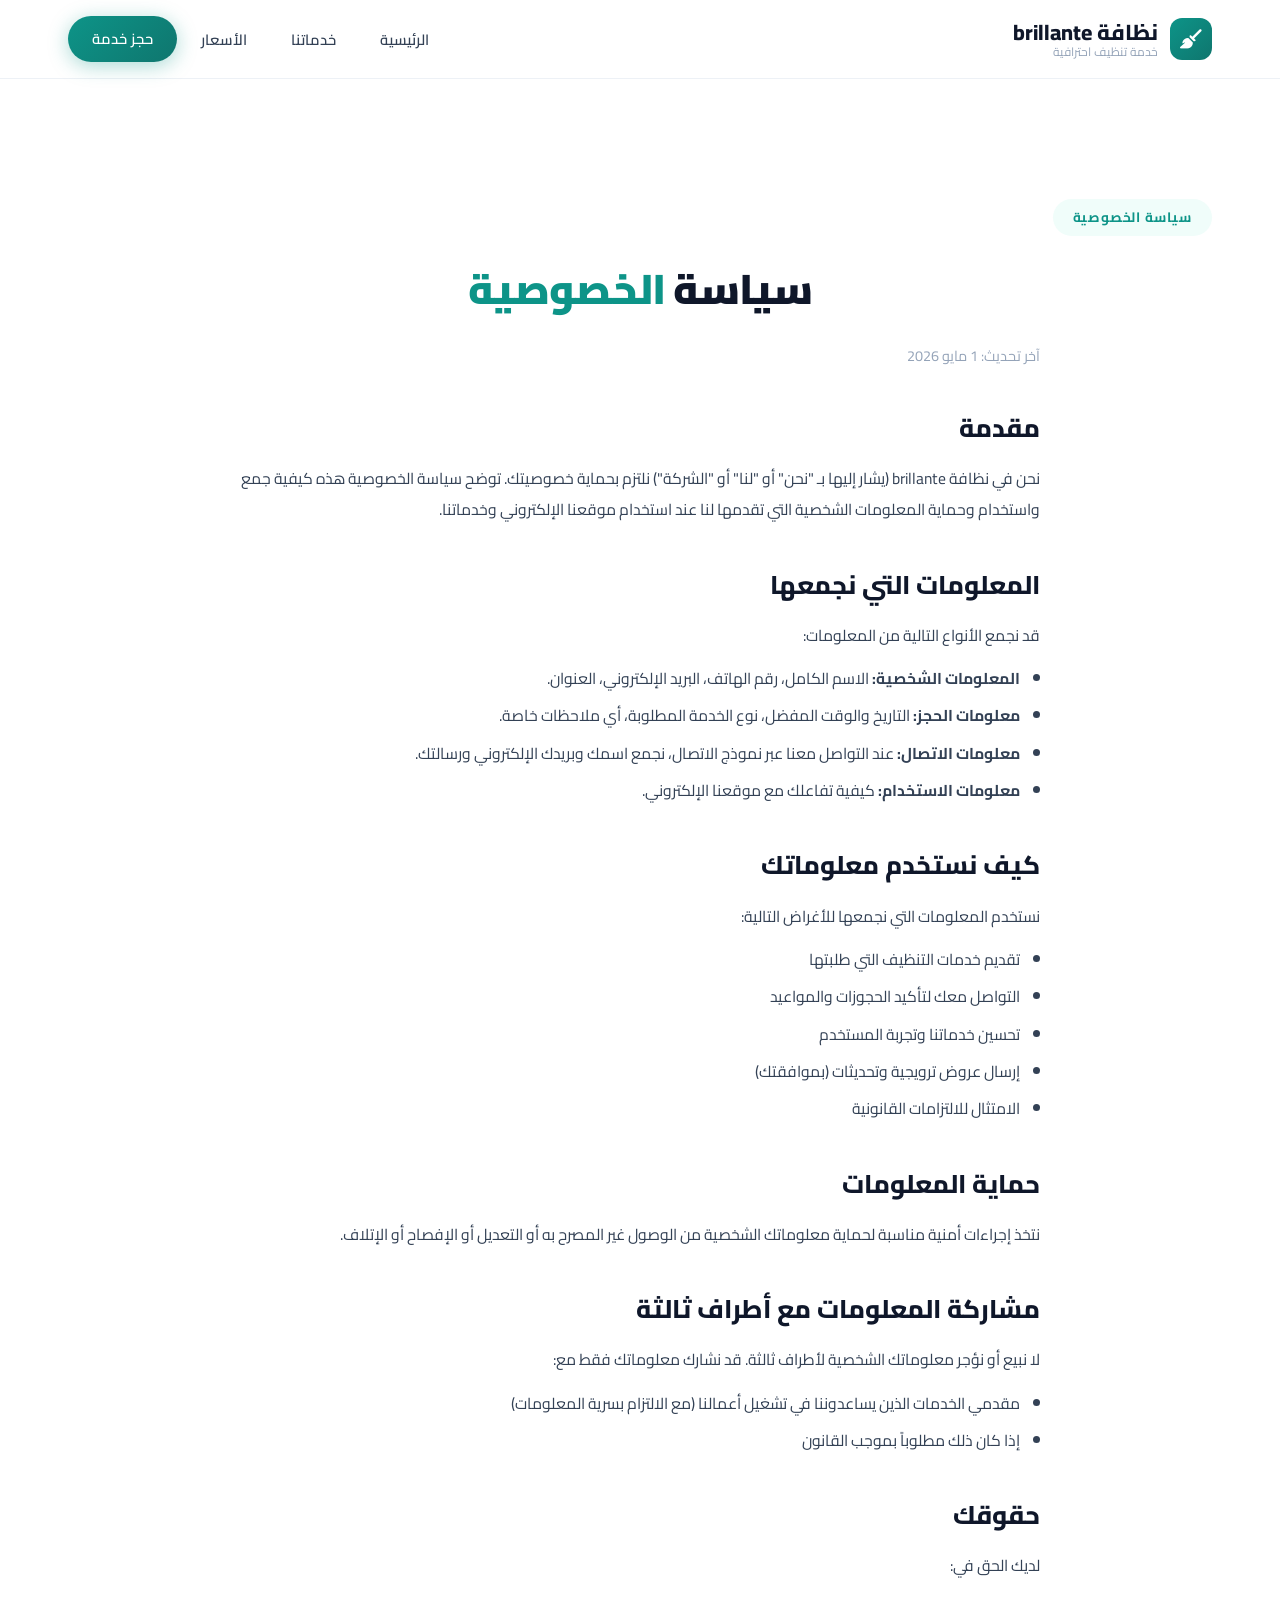
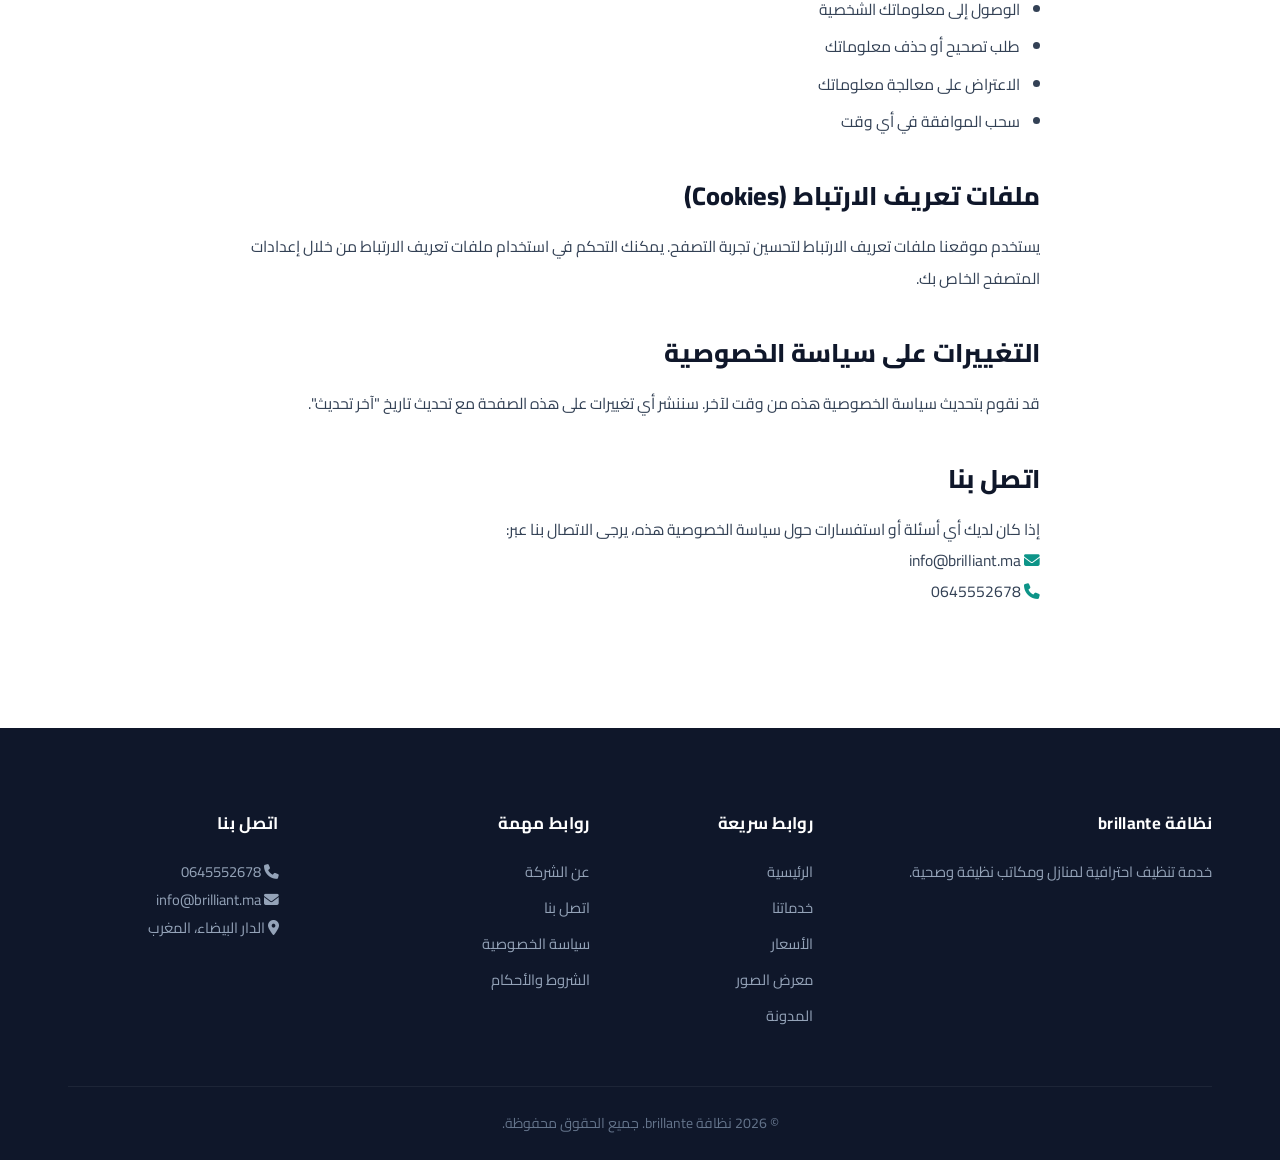
<file: privacy.html>
<!DOCTYPE html>
<html lang="ar" dir="rtl">
<head>
    <meta charset="UTF-8">
    <meta name="viewport" content="width=device-width, initial-scale=1.0">
    <title>سياسة الخصوصية - نظافة brillante</title>
    <link rel="stylesheet" href="assets/css/style.css">
    <link rel="stylesheet" href="https://cdnjs.cloudflare.com/ajax/libs/font-awesome/6.5.0/css/all.min.css">
    <style>
        .legal-content{max-width:800px;margin:0 auto}
        .legal-content h2{font-size:1.6rem;font-weight:800;color:var(--text);margin:36px 0 12px}
        .legal-content h2:first-child{margin-top:0}
        .legal-content h3{font-size:1.15rem;font-weight:700;color:var(--text);margin:24px 0 8px}
        .legal-content p,.legal-content li{color:var(--text-body);line-height:2;font-size:0.98rem}
        .legal-content ul{padding-right:20px;margin:12px 0}
        .legal-content ul li{list-style:disc;margin-bottom:6px}
        .legal-content .last-updated{color:var(--text-muted);font-size:0.9rem;margin-bottom:32px;display:block}
    </style>
</head>
<body>
    <header class="site-header">
        <div class="container">
            <div class="logo">
                <div class="logo-icon"><i class="fas fa-broom"></i></div>
                <div>
                    <h1>نظافة brillante</h1>
                    <p>خدمة تنظيف احترافية</p>
                </div>
            </div>
            <nav class="navbar">
                <ul>
                    <li><a href="index.html">الرئيسية</a></li>
                    <li><a href="services.html">خدماتنا</a></li>
                    <li><a href="pricing.html">الأسعار</a></li>
                    <li><a href="booking.html" class="btn-primary">حجز خدمة</a></li>
                </ul>
            </nav>
            <button class="mobile-menu-btn"><i class="fas fa-bars"></i></button>
        </div>
    </header>

    <section class="section-padding">
        <div class="container">
            <div class="section-label" style="display:inline-block;margin:0 auto 16px;text-align:center;width:auto">سياسة الخصوصية</div>
            <h2 class="section-title">سياسة <span class="highlight">الخصوصية</span></h2>
            <div class="legal-content">
                <span class="last-updated">آخر تحديث: 1 مايو 2026</span>
                <h2>مقدمة</h2>
                <p>نحن في نظافة brillante (يشار إليها بـ "نحن" أو "لنا" أو "الشركة") نلتزم بحماية خصوصيتك. توضح سياسة الخصوصية هذه كيفية جمع واستخدام وحماية المعلومات الشخصية التي تقدمها لنا عند استخدام موقعنا الإلكتروني وخدماتنا.</p>
                <h2>المعلومات التي نجمعها</h2>
                <p>قد نجمع الأنواع التالية من المعلومات:</p>
                <ul>
                    <li><strong>المعلومات الشخصية:</strong> الاسم الكامل، رقم الهاتف، البريد الإلكتروني، العنوان.</li>
                    <li><strong>معلومات الحجز:</strong> التاريخ والوقت المفضل، نوع الخدمة المطلوبة، أي ملاحظات خاصة.</li>
                    <li><strong>معلومات الاتصال:</strong> عند التواصل معنا عبر نموذج الاتصال، نجمع اسمك وبريدك الإلكتروني ورسالتك.</li>
                    <li><strong>معلومات الاستخدام:</strong> كيفية تفاعلك مع موقعنا الإلكتروني.</li>
                </ul>
                <h2>كيف نستخدم معلوماتك</h2>
                <p>نستخدم المعلومات التي نجمعها للأغراض التالية:</p>
                <ul>
                    <li>تقديم خدمات التنظيف التي طلبتها</li>
                    <li>التواصل معك لتأكيد الحجوزات والمواعيد</li>
                    <li>تحسين خدماتنا وتجربة المستخدم</li>
                    <li>إرسال عروض ترويجية وتحديثات (بموافقتك)</li>
                    <li>الامتثال للالتزامات القانونية</li>
                </ul>
                <h2>حماية المعلومات</h2>
                <p>نتخذ إجراءات أمنية مناسبة لحماية معلوماتك الشخصية من الوصول غير المصرح به أو التعديل أو الإفصاح أو الإتلاف.</p>
                <h2>مشاركة المعلومات مع أطراف ثالثة</h2>
                <p>لا نبيع أو نؤجر معلوماتك الشخصية لأطراف ثالثة. قد نشارك معلوماتك فقط مع:</p>
                <ul>
                    <li>مقدمي الخدمات الذين يساعدوننا في تشغيل أعمالنا (مع الالتزام بسرية المعلومات)</li>
                    <li>إذا كان ذلك مطلوباً بموجب القانون</li>
                </ul>
                <h2>حقوقك</h2>
                <p>لديك الحق في:</p>
                <ul>
                    <li>الوصول إلى معلوماتك الشخصية</li>
                    <li>طلب تصحيح أو حذف معلوماتك</li>
                    <li>الاعتراض على معالجة معلوماتك</li>
                    <li>سحب الموافقة في أي وقت</li>
                </ul>
                <h2>ملفات تعريف الارتباط (Cookies)</h2>
                <p>يستخدم موقعنا ملفات تعريف الارتباط لتحسين تجربة التصفح. يمكنك التحكم في استخدام ملفات تعريف الارتباط من خلال إعدادات المتصفح الخاص بك.</p>
                <h2>التغييرات على سياسة الخصوصية</h2>
                <p>قد نقوم بتحديث سياسة الخصوصية هذه من وقت لآخر. سننشر أي تغييرات على هذه الصفحة مع تحديث تاريخ "آخر تحديث".</p>
                <h2>اتصل بنا</h2>
                <p>إذا كان لديك أي أسئلة أو استفسارات حول سياسة الخصوصية هذه، يرجى الاتصال بنا عبر:</p>
                <p><i class="fas fa-envelope" style="color:var(--primary)"></i> info@brilliant.ma</p>
                <p><i class="fas fa-phone" style="color:var(--primary)"></i> 0645552678</p>
            </div>
        </div>
    </section>

    <footer class="site-footer">
        <div class="container">
            <div class="footer-content">
                <div class="footer-section"><h3>نظافة brillante</h3><p>خدمة تنظيف احترافية لمنازل ومكاتب نظيفة وصحية.</p></div>
                <div class="footer-section"><h3>روابط سريعة</h3><ul><li><a href="index.html">الرئيسية</a></li><li><a href="services.html">خدماتنا</a></li><li><a href="pricing.html">الأسعار</a></li><li><a href="gallery.html">معرض الصور</a></li><li><a href="blog.html">المدونة</a></li></ul></div>
                <div class="footer-section"><h3>روابط مهمة</h3><ul><li><a href="about.html">عن الشركة</a></li><li><a href="contact.html">اتصل بنا</a></li><li><a href="privacy.html">سياسة الخصوصية</a></li><li><a href="terms.html">الشروط والأحكام</a></li></ul></div>
                <div class="footer-section"><h3>اتصل بنا</h3><p><i class="fas fa-phone"></i> 0645552678</p><p><i class="fas fa-envelope"></i> info@brilliant.ma</p><p><i class="fas fa-map-marker-alt"></i> الدار البيضاء، المغرب</p></div>
            </div>
            <div class="footer-bottom"><p>&copy; 2026 نظافة brillante. جميع الحقوق محفوظة.</p></div>
        </div>
    </footer>
    <script src="assets/js/config.js"></script>
    <script src="assets/js/script.js"></script>
</body>
</html>
</file>
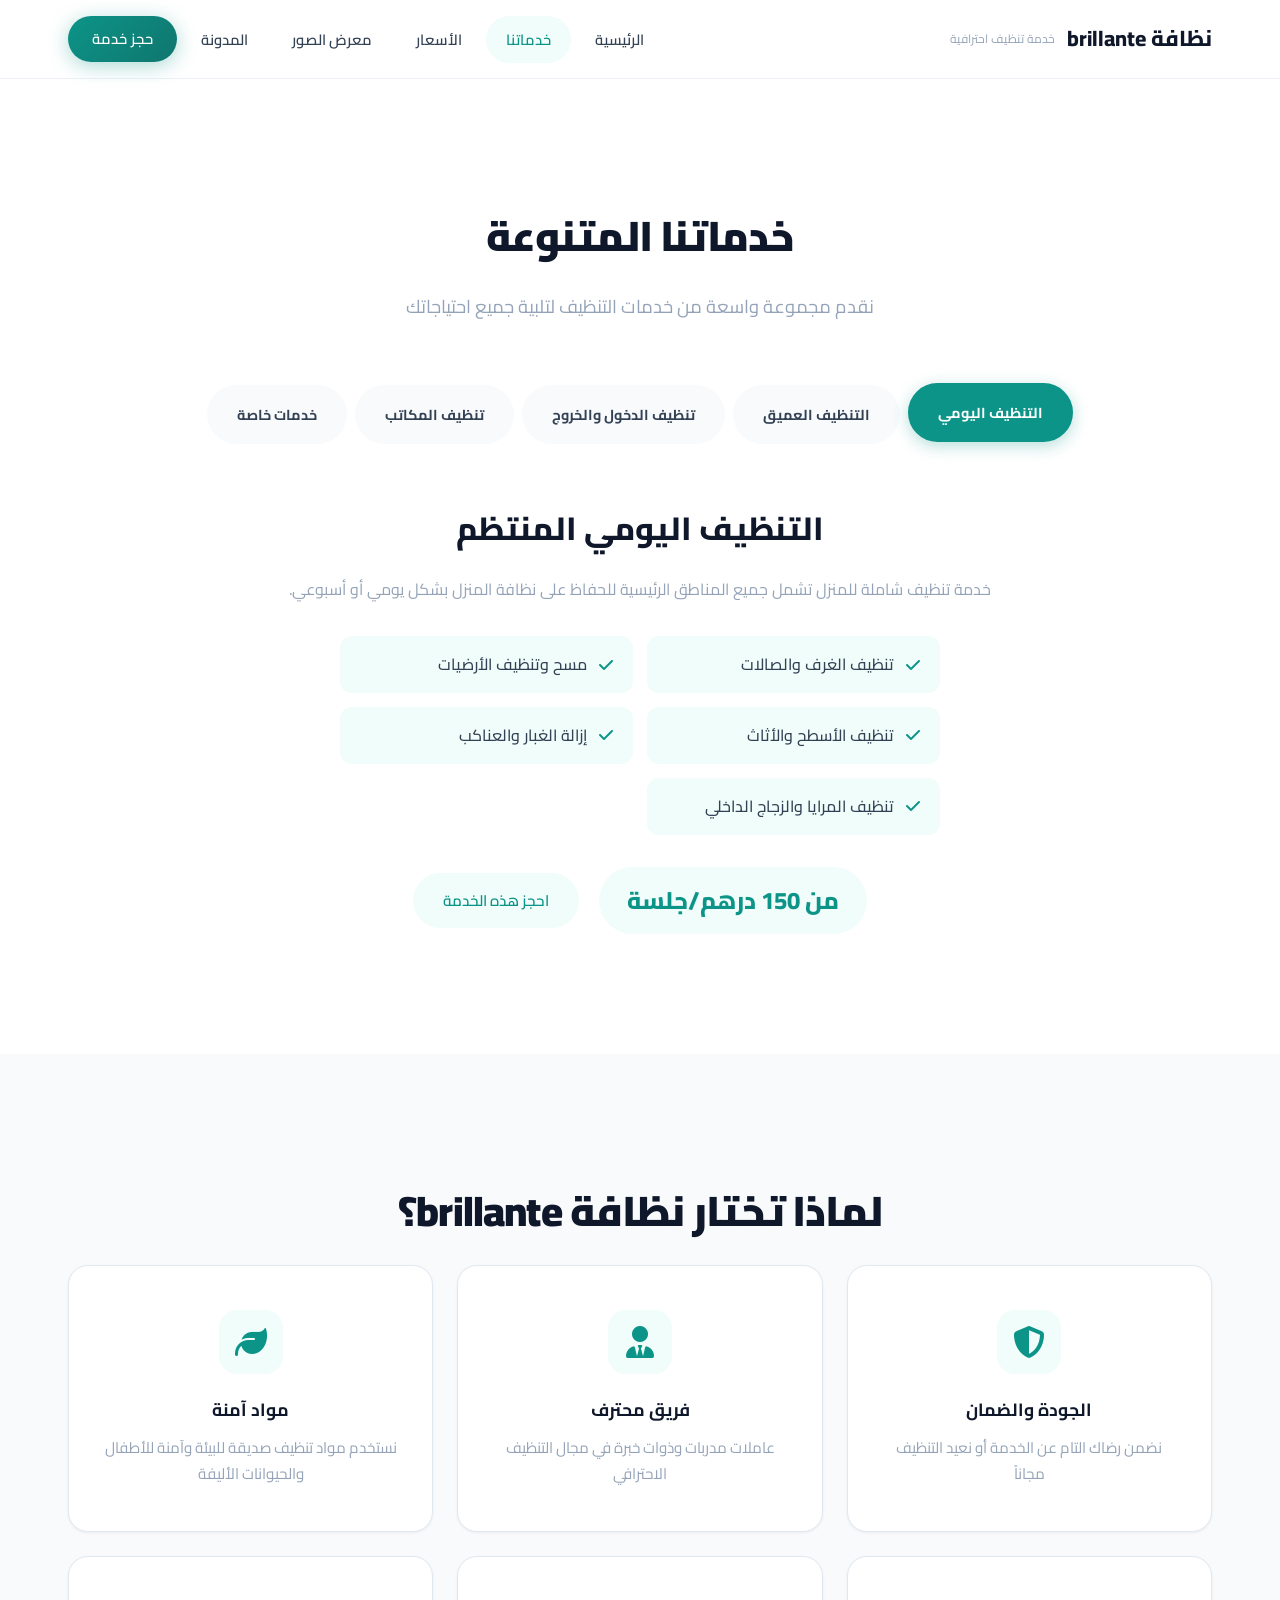
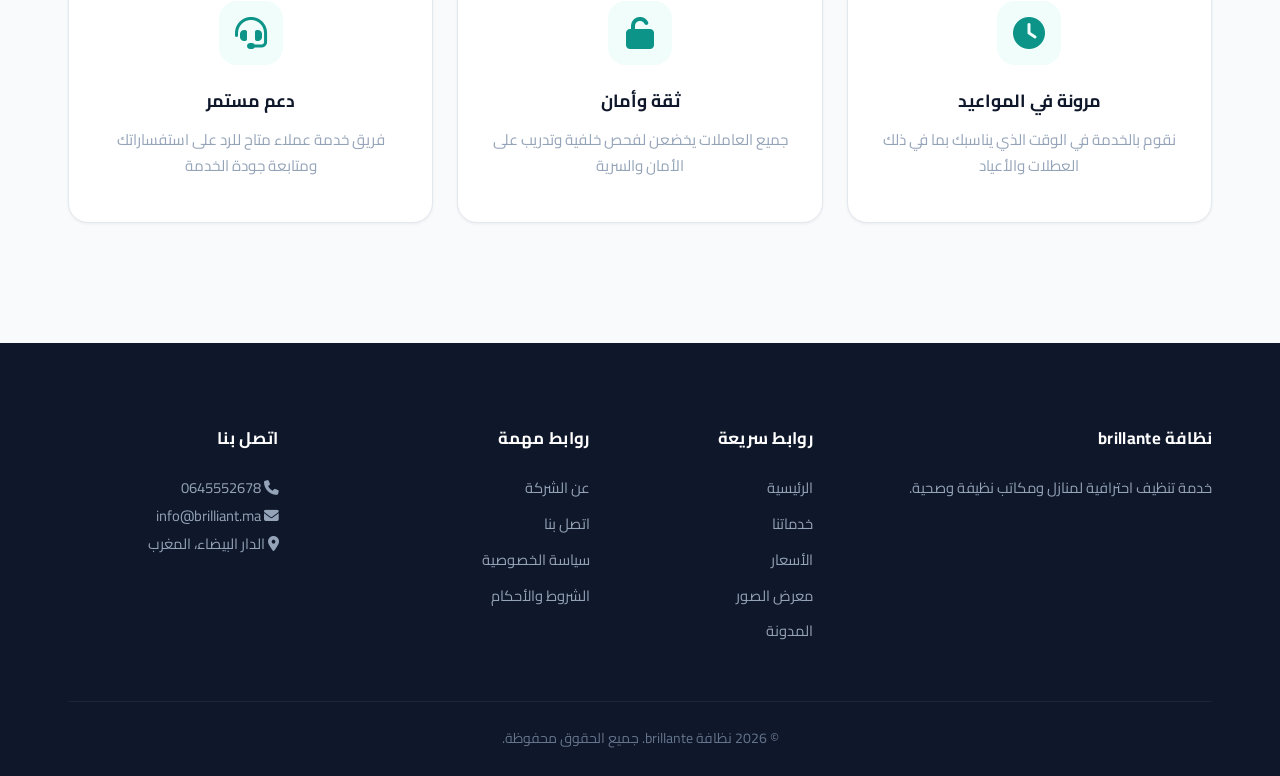
<file: services.html>
<!DOCTYPE html>
<html lang="ar" dir="rtl">
<head>
    <meta charset="UTF-8">
    <meta name="viewport" content="width=device-width, initial-scale=1.0">
    <title>خدماتنا - نظافة brillante</title>
    <link rel="stylesheet" href="assets/css/style.css">
    <link rel="stylesheet" href="https://cdnjs.cloudflare.com/ajax/libs/font-awesome/6.5.0/css/all.min.css">
</head>
<body>
    <!-- Header -->
    <header class="site-header">
        <div class="container">
            <div class="logo">
                <h1>نظافة brillante</h1>
                <p>خدمة تنظيف احترافية</p>
            </div>
            <nav class="navbar">
                <ul>
                    <li><a href="index.html">الرئيسية</a></li>
                    <li><a href="services.html" class="active">خدماتنا</a></li>
                    <li><a href="pricing.html">الأسعار</a></li>
                    <li><a href="gallery.html">معرض الصور</a></li>
                    <li><a href="blog.html">المدونة</a></li>
                    <li><a href="booking.html" class="btn-primary">حجز خدمة</a></li>
                </ul>
            </nav>
            <div class="mobile-menu-btn">
                <i class="fas fa-bars"></i>
            </div>
        </div>
    </header>

    <!-- Services Section -->
    <section class="services section-padding">
        <div class="container">
            <h2 class="section-title">خدماتنا المتنوعة</h2>
            <p class="section-subtitle">نقدم مجموعة واسعة من خدمات التنظيف لتلبية جميع احتياجاتك</p>
            
            <div class="services-tabs">
                <button class="tab-btn active" data-tab="daily">التنظيف اليومي</button>
                <button class="tab-btn" data-tab="deep">التنظيف العميق</button>
                <button class="tab-btn" data-tab="move-in-out">تنظيف الدخول والخروج</button>
                <button class="tab-btn" data-tab="commercial">تنظيف المكاتب</button>
                <button class="tab-btn" data-tab="special">خدمات خاصة</button>
            </div>
            
            <div class="tab-content">
                <!-- Daily Cleaning -->
                <div class="tab-pane active" id="daily-tab">
                    <div class="service-detail">
                        <h3>التنظيف اليومي المنتظم</h3>
                        <p>خدمة تنظيف شاملة للمنزل تشمل جميع المناطق الرئيسية للحفاظ على نظافة المنزل بشكل يومي أو أسبوعي.</p>
                        <div class="service-features">
                            <div class="feature">
                                <i class="fas fa-check"></i>
                                <span>تنظيف الغرف والصالات</span>
                            </div>
                            <div class="feature">
                                <i class="fas fa-check"></i>
                                <span>مسح وتنظيف الأرضيات</span>
                            </div>
                            <div class="feature">
                                <i class="fas fa-check"></i>
                                <span>تنظيف الأسطح والأثاث</span>
                            </div>
                            <div class="feature">
                                <i class="fas fa-check"></i>
                                <span>إزالة الغبار والعناكب</span>
                            </div>
                            <div class="feature">
                                <i class="fas fa-check"></i>
                                <span>تنظيف المرايا والزجاج الداخلي</span>
                            </div>
                        </div>
                        <div class="service-pricing">
                            <span class="price-tag">من 150 درهم/جلسة</span>
                            <a href="booking.html?service=daily" class="btn-secondary">احجز هذه الخدمة</a>
                        </div>
                    </div>
                </div>
                
                <!-- Deep Cleaning -->
                <div class="tab-pane" id="deep-tab">
                    <div class="service-detail">
                        <h3>التنظيف العميق والشامل</h3>
                        <p>خدمة تنظيف تفصيلية للمناطق التي يصعب الوصول إليها وتنظيف عميق للقضاء على البكتيريا والجراثيم.</p>
                        <div class="service-features">
                            <div class="feature">
                                <i class="fas fa-check"></i>
                                <span>تنظيف خلف الأجهزة والاثاث</span>
                            </div>
                            <div class="feature">
                                <i class="fas fa-check"></i>
                                <span>فرك وتنظيف البلاط والشقوق</span>
                            </div>
                            <div class="feature">
                                <i class="fas fa-check"></i>
                                <span>تنظيف المراوح والتهوية</span>
                            </div>
                            <div class="feature">
                                <i class="fas fa-check"></i>
                                <span>تنظيف إطارات النوافذ والأبواب</span>
                            </div>
                            <div class="feature">
                                <i class="fas fa-check"></i>
                                <span>تنظيف السجاد والبسط بالبخار (عند الطلب)</span>
                            </div>
                        </div>
                        <div class="service-pricing">
                            <span class="price-tag">من 300 درهم/جلسة</span>
                            <a href="booking.html?service=deep" class="btn-secondary">احجز هذه الخدمة</a>
                        </div>
                    </div>
                </div>
                
                <!-- Move In/Out -->
                <div class="tab-pane" id="move-in-out-tab">
                    <div class="service-detail">
                        <h3>تنظيف الدخول والخروج</h3>
                        <p>خدمة خاصة للشقق والمنازل عند الانتقال لضمان نظافة مثالية قبل الدخول أو بعد الخروج.</p>
                        <div class="service-features">
                            <div class="feature">
                                <i class="fas fa-check"></i>
                                <span>تنظيف شامل لجميع الغرف</span>
                            </div>
                            <div class="feature">
                                <i class="fas fa-check"></i>
                                <span>تنظيف الخزائن من الداخل والخارج</span>
                            </div>
                            <div class="feature">
                                <i class="fas fa-check"></i>
                                <span>تنظيف الأجهزة الكهربائية</span>
                            </div>
                            <div class="feature">
                                <i class="fas fa-check"></i>
                                <span>تنظيف الشرفات والتراسات</span>
                            </div>
                            <div class="feature">
                                <i class="fas fa-check"></i>
                                <span>إزالة النفايات والفضلات</span>
                            </div>
                        </div>
                        <div class="service-pricing">
                            <span class="price-tag">من 400 درهم/جلسة</span>
                            <a href="booking.html?service=move-in-out" class="btn-secondary">احجز هذه الخدمة</a>
                        </div>
                    </div>
                </div>
                
                <!-- Commercial -->
                <div class="tab-pane" id="commercial-tab">
                    <div class="service-detail">
                        <h3>تنظيف المكاتب والمنشآت التجارية</h3>
                        <p>خدمات تنظيف احترافية للمكاتب والمحلات التجارية والمنشآت لضمان بيئة عمل نظيفة وصحية.</p>
                        <div class="service-features">
                            <div class="feature">
                                <i class="fas fa-check"></i>
                                <span>تنظيف المكاتب والمحطات العمل</span>
                            </div>
                            <div class="feature">
                                <i class="fas fa-check"></i>
                                <span>تنظيف قاعات الاجتماعات والمؤتمرات</span>
                            </div>
                            <div class="feature">
                                <i class="fas fa-check"></i>
                                <span>تنظيف دورات المياه والمرافق العامة</span>
                            </div>
                            <div class="feature">
                                <i class="fas fa-check"></i>
                                <span>تنظيف الأرضيات والسجاد في المناطق العامة</span>
                            </div>
                            <div class="feature">
                                <i class="fas fa-check"></i>
                                <span>تنظيف واجهات الزجاج والنوافذ</span>
                            </div>
                        </div>
                        <div class="service-pricing">
                            <span class="price-tag">عرض خاص حسب المساحة</span>
                            <a href="booking.html?service=commercial" class="btn-secondary">اطلب عرض سعر</a>
                        </div>
                    </div>
                </div>
                
                <!-- Special Services -->
                <div class="tab-pane" id="special-tab">
                    <div class="service-detail">
                        <h3>خدمات خاصة ومميزة</h3>
                        <p>خدمات تنظيف متخصصة لمناسبات خاصة أو احتياجات محددة.</p>
                        <div class="service-features">
                            <div class="feature">
                                <i class="fas fa-check"></i>
                                <span>تنظيف ما بعد الحفلات والمناسبات</span>
                            </div>
                            <div class="feature">
                                <i class="fas fa-check"></i>
                                <span>تنظيف قبل وبعد المناسبات العائلية</span>
                            </div>
                            <div class="feature">
                                <i class="fas fa-check"></i>
                                <span>تنظيف المنازل قبل التصوير أو العروض</span>
                            </div>
                            <div class="feature">
                                <i class="fas fa-check"></i>
                                <span>خدمة تنظيف البيوت الجاهزة للسكن</span>
                            </div>
                            <div class="feature">
                                <i class="fas fa-check"></i>
                                <span>تنظيف وتعقيم بعد الصيانة أو التجديد</span>
                            </div>
                        </div>
                        <div class="service-pricing">
                            <span class="price-tag">حسب المتطلبات</span>
                            <a href="booking.html?service=special" class="btn-secondary">اطلب خدمة مخصصة</a>
                        </div>
                    </div>
                </div>
            </div>
        </div>
    </section>

    <!-- Why Choose Us -->
    <section class="why-choose section-padding">
        <div class="container">
            <h2 class="section-title">لماذا تختار نظافة brillante؟</h2>
            <div class="why-grid">
                <div class="why-item">
                    <i class="fas fa-shield-alt"></i>
                    <h3>الجودة والضمان</h3>
                    <p>نضمن رضاك التام عن الخدمة أو نعيد التنظيف مجاناً</p>
                </div>
                <div class="why-item">
                    <i class="fas fa-user-tie"></i>
                    <h3>فريق محترف</h3>
                    <p>عاملات مدربات وذوات خبرة في مجال التنظيف الاحترافي</p>
                </div>
                <div class="why-item">
                    <i class="fas fa-leaf"></i>
                    <h3>مواد آمنة</h3>
                    <p>نستخدم مواد تنظيف صديقة للبيئة وآمنة للأطفال والحيوانات الأليفة</p>
                </div>
                <div class="why-item">
                    <i class="fas fa-clock"></i>
                    <h3>مرونة في المواعيد</h3>
                    <p>نقوم بالخدمة في الوقت الذي يناسبك بما في ذلك العطلات والأعياد</p>
                </div>
                <div class="why-item">
                    <i class="fas fa-unlock"></i>
                    <h3>ثقة وأمان</h3>
                    <p>جميع العاملات يخضعن لفحص خلفية وتدريب على الأمان والسرية</p>
                </div>
                <div class="why-item">
                    <i class="fas fa-headset"></i>
                    <h3>دعم مستمر</h3>
                    <p>فريق خدمة عملاء متاح للرد على استفساراتك ومتابعة جودة الخدمة</p>
                </div>
            </div>
        </div>
    </section>

    <footer class="site-footer">
        <div class="container">
            <div class="footer-content">
                <div class="footer-section"><h3>نظافة brillante</h3><p>خدمة تنظيف احترافية لمنازل ومكاتب نظيفة وصحية.</p></div>
                <div class="footer-section"><h3>روابط سريعة</h3><ul><li><a href="index.html">الرئيسية</a></li><li><a href="services.html">خدماتنا</a></li><li><a href="pricing.html">الأسعار</a></li><li><a href="gallery.html">معرض الصور</a></li><li><a href="blog.html">المدونة</a></li></ul></div>
                <div class="footer-section"><h3>روابط مهمة</h3><ul><li><a href="about.html">عن الشركة</a></li><li><a href="contact.html">اتصل بنا</a></li><li><a href="privacy.html">سياسة الخصوصية</a></li><li><a href="terms.html">الشروط والأحكام</a></li></ul></div>
                <div class="footer-section"><h3>اتصل بنا</h3><p><i class="fas fa-phone"></i> 0645552678</p><p><i class="fas fa-envelope"></i> info@brilliant.ma</p><p><i class="fas fa-map-marker-alt"></i> الدار البيضاء، المغرب</p></div>
            </div>
            <div class="footer-bottom"><p>&copy; 2026 نظافة brillante. جميع الحقوق محفوظة.</p></div>
        </div>
    </footer>

    <script src="assets/js/config.js"></script>
    <script src="assets/js/script.js"></script>
</body>
</html>
</file>
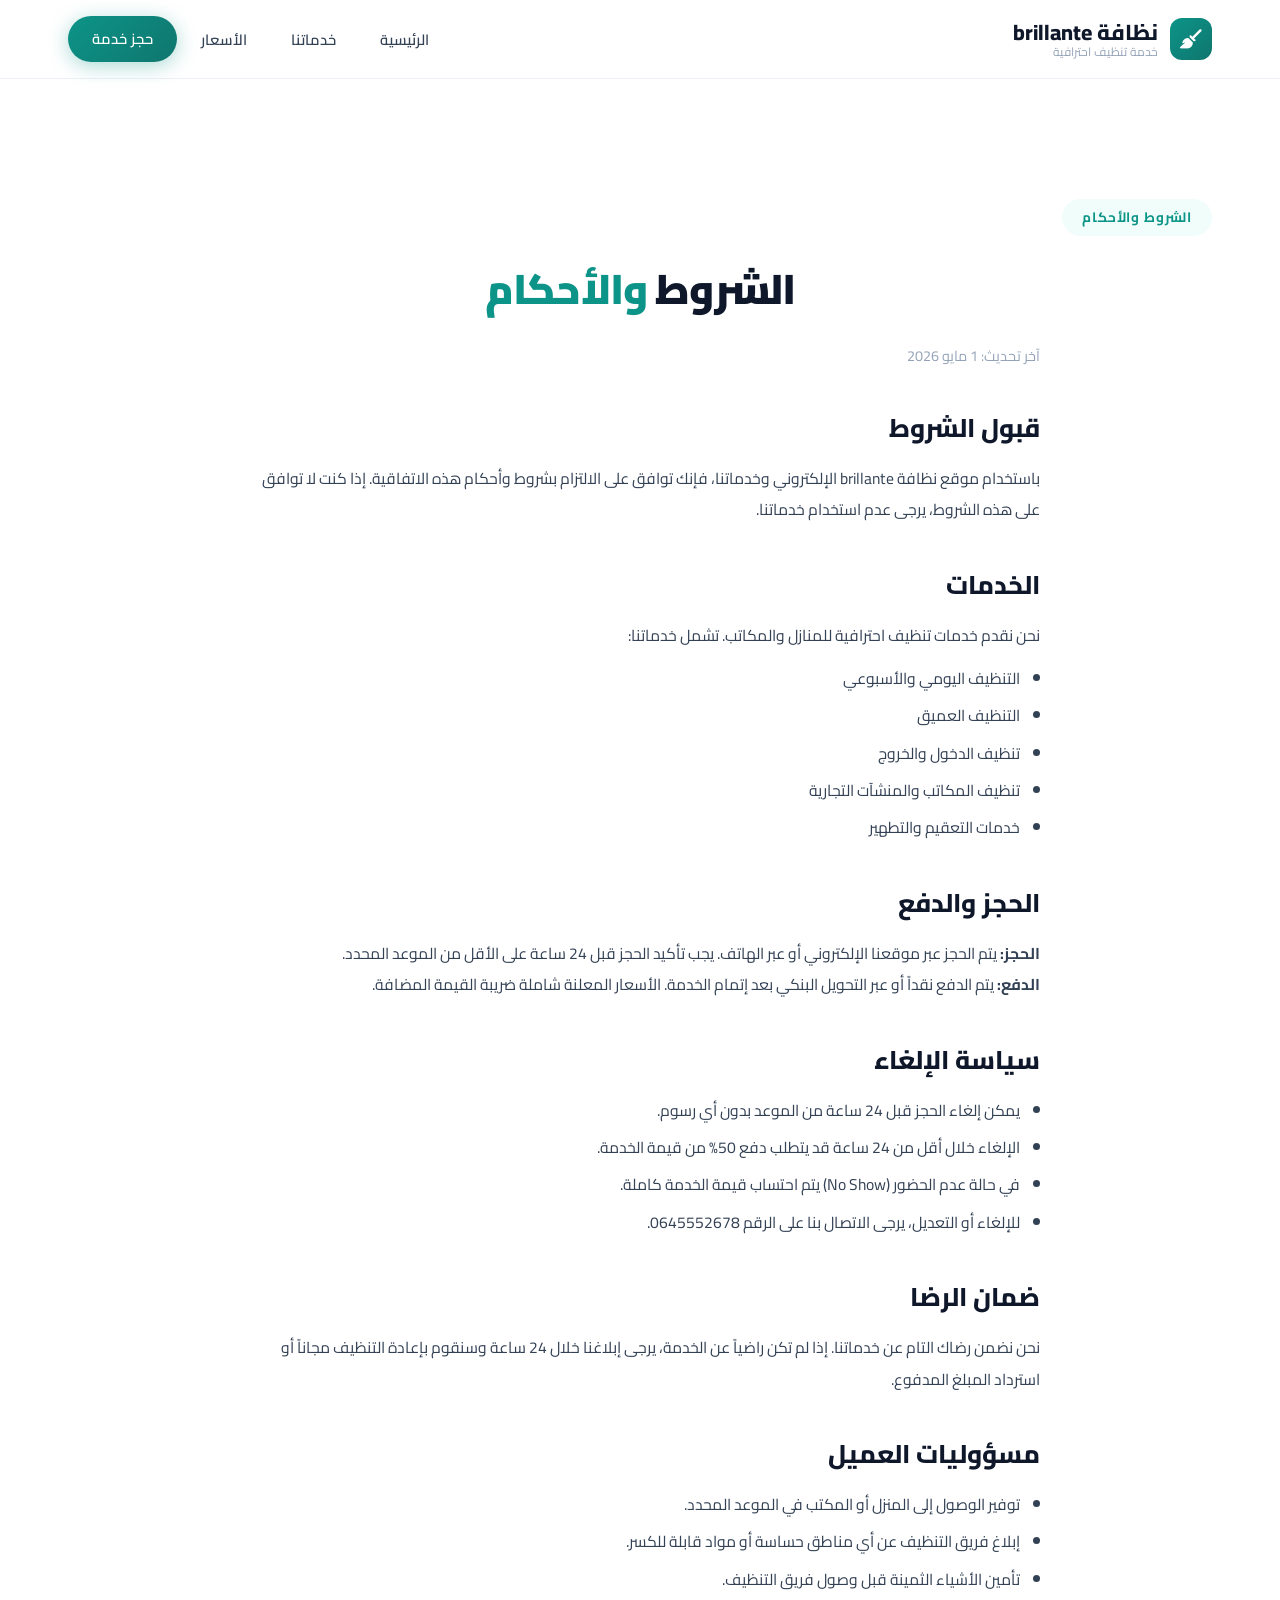
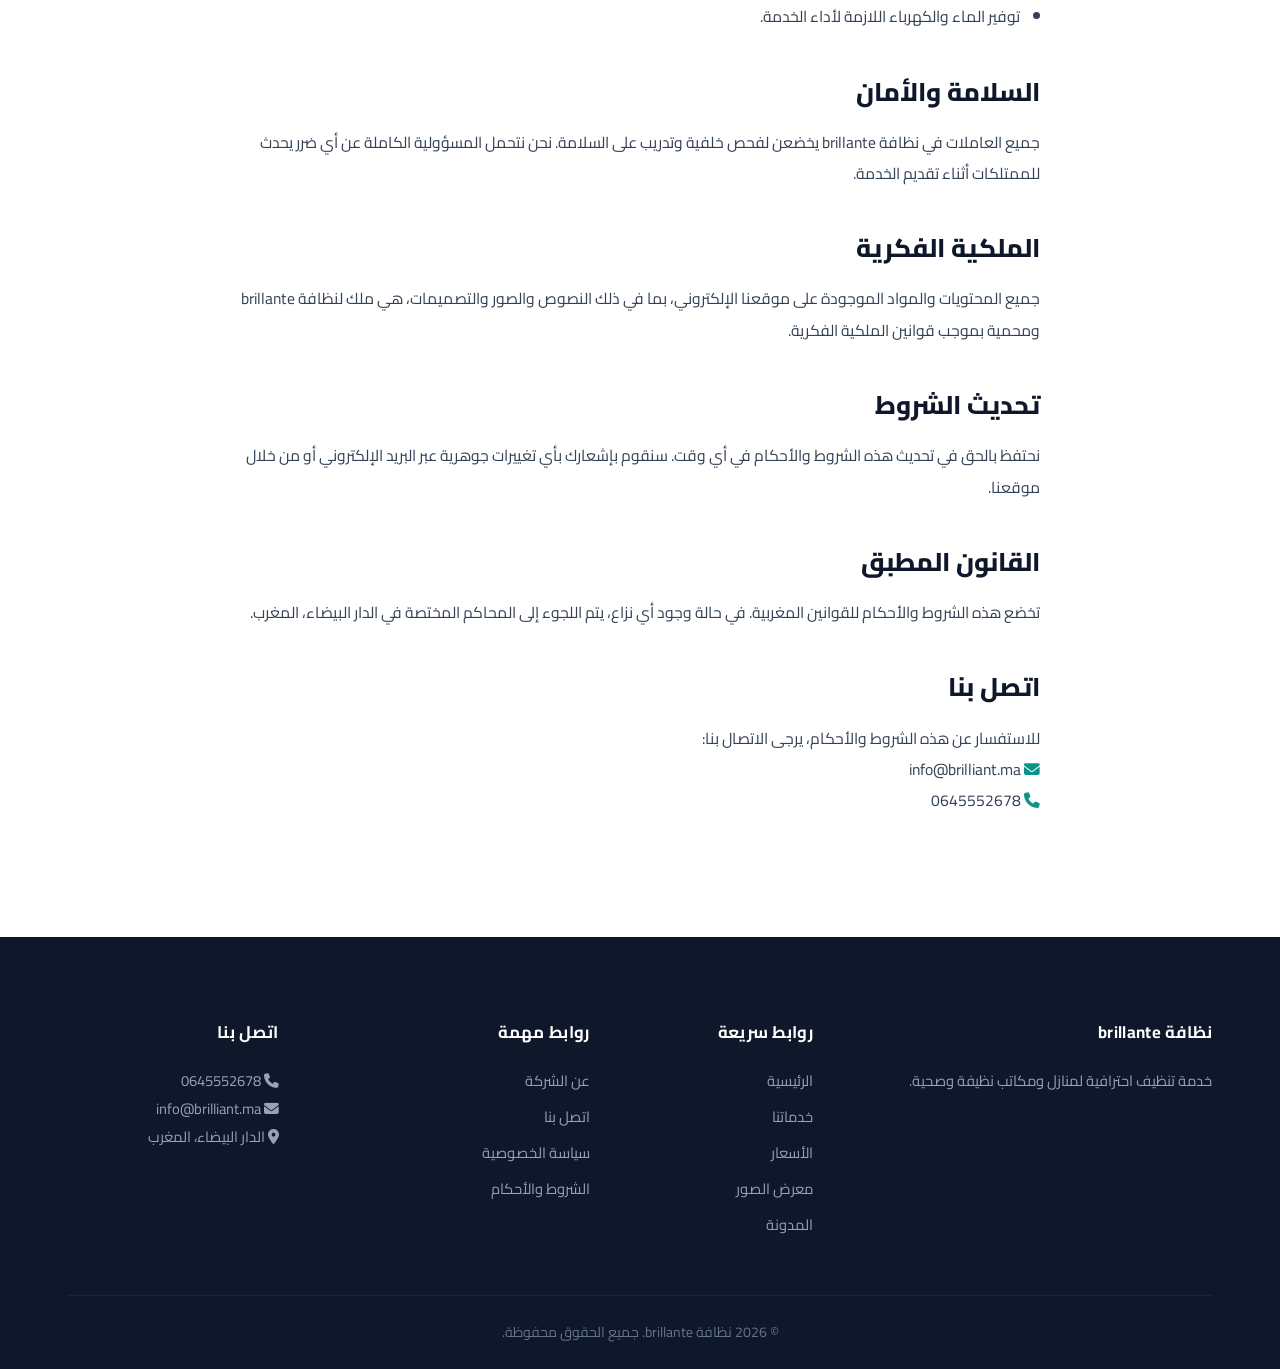
<file: terms.html>
<!DOCTYPE html>
<html lang="ar" dir="rtl">
<head>
    <meta charset="UTF-8">
    <meta name="viewport" content="width=device-width, initial-scale=1.0">
    <title>الشروط والأحكام - نظافة brillante</title>
    <link rel="stylesheet" href="assets/css/style.css">
    <link rel="stylesheet" href="https://cdnjs.cloudflare.com/ajax/libs/font-awesome/6.5.0/css/all.min.css">
    <style>
        .legal-content{max-width:800px;margin:0 auto}
        .legal-content h2{font-size:1.6rem;font-weight:800;color:var(--text);margin:36px 0 12px}
        .legal-content h2:first-child{margin-top:0}
        .legal-content h3{font-size:1.15rem;font-weight:700;color:var(--text);margin:24px 0 8px}
        .legal-content p,.legal-content li{color:var(--text-body);line-height:2;font-size:0.98rem}
        .legal-content ul{padding-right:20px;margin:12px 0}
        .legal-content ul li{list-style:disc;margin-bottom:6px}
        .legal-content .last-updated{color:var(--text-muted);font-size:0.9rem;margin-bottom:32px;display:block}
    </style>
</head>
<body>
    <header class="site-header">
        <div class="container">
            <div class="logo">
                <div class="logo-icon"><i class="fas fa-broom"></i></div>
                <div>
                    <h1>نظافة brillante</h1>
                    <p>خدمة تنظيف احترافية</p>
                </div>
            </div>
            <nav class="navbar">
                <ul>
                    <li><a href="index.html">الرئيسية</a></li>
                    <li><a href="services.html">خدماتنا</a></li>
                    <li><a href="pricing.html">الأسعار</a></li>
                    <li><a href="booking.html" class="btn-primary">حجز خدمة</a></li>
                </ul>
            </nav>
            <button class="mobile-menu-btn"><i class="fas fa-bars"></i></button>
        </div>
    </header>

    <section class="section-padding">
        <div class="container">
            <div class="section-label" style="display:inline-block;margin:0 auto 16px;text-align:center;width:auto">الشروط والأحكام</div>
            <h2 class="section-title">الشروط <span class="highlight">والأحكام</span></h2>
            <div class="legal-content">
                <span class="last-updated">آخر تحديث: 1 مايو 2026</span>
                <h2>قبول الشروط</h2>
                <p>باستخدام موقع نظافة brillante الإلكتروني وخدماتنا، فإنك توافق على الالتزام بشروط وأحكام هذه الاتفاقية. إذا كنت لا توافق على هذه الشروط، يرجى عدم استخدام خدماتنا.</p>
                <h2>الخدمات</h2>
                <p>نحن نقدم خدمات تنظيف احترافية للمنازل والمكاتب. تشمل خدماتنا:</p>
                <ul>
                    <li>التنظيف اليومي والأسبوعي</li>
                    <li>التنظيف العميق</li>
                    <li>تنظيف الدخول والخروج</li>
                    <li>تنظيف المكاتب والمنشآت التجارية</li>
                    <li>خدمات التعقيم والتطهير</li>
                </ul>
                <h2>الحجز والدفع</h2>
                <p><strong>الحجز:</strong> يتم الحجز عبر موقعنا الإلكتروني أو عبر الهاتف. يجب تأكيد الحجز قبل 24 ساعة على الأقل من الموعد المحدد.</p>
                <p><strong>الدفع:</strong> يتم الدفع نقداً أو عبر التحويل البنكي بعد إتمام الخدمة. الأسعار المعلنة شاملة ضريبة القيمة المضافة.</p>
                <h2>سياسة الإلغاء</h2>
                <ul>
                    <li>يمكن إلغاء الحجز قبل 24 ساعة من الموعد بدون أي رسوم.</li>
                    <li>الإلغاء خلال أقل من 24 ساعة قد يتطلب دفع 50% من قيمة الخدمة.</li>
                    <li>في حالة عدم الحضور (No Show) يتم احتساب قيمة الخدمة كاملة.</li>
                    <li>للإلغاء أو التعديل، يرجى الاتصال بنا على الرقم 0645552678.</li>
                </ul>
                <h2>ضمان الرضا</h2>
                <p>نحن نضمن رضاك التام عن خدماتنا. إذا لم تكن راضياً عن الخدمة، يرجى إبلاغنا خلال 24 ساعة وسنقوم بإعادة التنظيف مجاناً أو استرداد المبلغ المدفوع.</p>
                <h2>مسؤوليات العميل</h2>
                <ul>
                    <li>توفير الوصول إلى المنزل أو المكتب في الموعد المحدد.</li>
                    <li>إبلاغ فريق التنظيف عن أي مناطق حساسة أو مواد قابلة للكسر.</li>
                    <li>تأمين الأشياء الثمينة قبل وصول فريق التنظيف.</li>
                    <li>توفير الماء والكهرباء اللازمة لأداء الخدمة.</li>
                </ul>
                <h2>السلامة والأمان</h2>
                <p>جميع العاملات في نظافة brillante يخضعن لفحص خلفية وتدريب على السلامة. نحن نتحمل المسؤولية الكاملة عن أي ضرر يحدث للممتلكات أثناء تقديم الخدمة.</p>
                <h2>الملكية الفكرية</h2>
                <p>جميع المحتويات والمواد الموجودة على موقعنا الإلكتروني، بما في ذلك النصوص والصور والتصميمات، هي ملك لنظافة brillante ومحمية بموجب قوانين الملكية الفكرية.</p>
                <h2>تحديث الشروط</h2>
                <p>نحتفظ بالحق في تحديث هذه الشروط والأحكام في أي وقت. سنقوم بإشعارك بأي تغييرات جوهرية عبر البريد الإلكتروني أو من خلال موقعنا.</p>
                <h2>القانون المطبق</h2>
                <p>تخضع هذه الشروط والأحكام للقوانين المغربية. في حالة وجود أي نزاع، يتم اللجوء إلى المحاكم المختصة في الدار البيضاء، المغرب.</p>
                <h2>اتصل بنا</h2>
                <p>للاستفسار عن هذه الشروط والأحكام، يرجى الاتصال بنا:</p>
                <p><i class="fas fa-envelope" style="color:var(--primary)"></i> info@brilliant.ma</p>
                <p><i class="fas fa-phone" style="color:var(--primary)"></i> 0645552678</p>
            </div>
        </div>
    </section>

    <footer class="site-footer">
        <div class="container">
            <div class="footer-content">
                <div class="footer-section"><h3>نظافة brillante</h3><p>خدمة تنظيف احترافية لمنازل ومكاتب نظيفة وصحية.</p></div>
                <div class="footer-section"><h3>روابط سريعة</h3><ul><li><a href="index.html">الرئيسية</a></li><li><a href="services.html">خدماتنا</a></li><li><a href="pricing.html">الأسعار</a></li><li><a href="gallery.html">معرض الصور</a></li><li><a href="blog.html">المدونة</a></li></ul></div>
                <div class="footer-section"><h3>روابط مهمة</h3><ul><li><a href="about.html">عن الشركة</a></li><li><a href="contact.html">اتصل بنا</a></li><li><a href="privacy.html">سياسة الخصوصية</a></li><li><a href="terms.html">الشروط والأحكام</a></li></ul></div>
                <div class="footer-section"><h3>اتصل بنا</h3><p><i class="fas fa-phone"></i> 0645552678</p><p><i class="fas fa-envelope"></i> info@brilliant.ma</p><p><i class="fas fa-map-marker-alt"></i> الدار البيضاء، المغرب</p></div>
            </div>
            <div class="footer-bottom"><p>&copy; 2026 نظافة brillante. جميع الحقوق محفوظة.</p></div>
        </div>
    </footer>
    <script src="assets/js/config.js"></script>
    <script src="assets/js/script.js"></script>
</body>
</html>
</file>
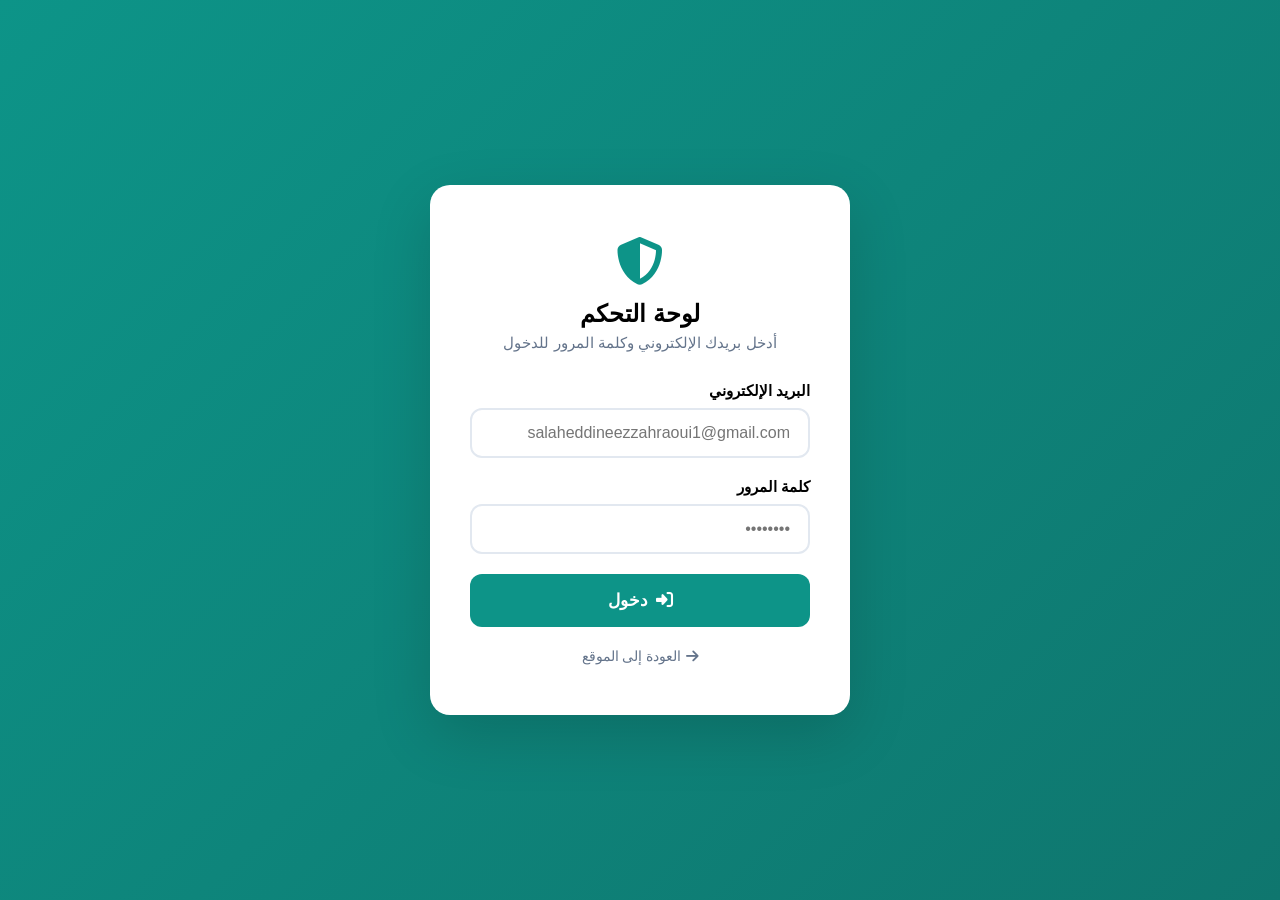
<file: admin/dashboard.html>
<!DOCTYPE html>
<html lang="ar" dir="rtl">
<head>
    <meta charset="UTF-8">
    <meta name="viewport" content="width=device-width, initial-scale=1.0">
    <title>لوحة التحكم - نظافة brillante</title>
    <link rel="stylesheet" href="https://cdnjs.cloudflare.com/ajax/libs/font-awesome/6.5.0/css/all.min.css">
    <link rel="stylesheet" href="assets/style.css">
</head>
<body>
    <div class="admin-wrapper">
        <aside class="sidebar">
            <div class="sidebar-header">
                <i class="fas fa-broom"></i>
                <span>نظافة brillante</span>
            </div>
            <nav class="sidebar-nav">
                <a href="dashboard.html" class="active"><i class="fas fa-chart-bar"></i> لوحة التحكم</a>
                <a href="#" onclick="showSection('bookings')"><i class="fas fa-calendar-check"></i> الحجوزات</a>
                <a href="#" onclick="showSection('contacts')"><i class="fas fa-envelope"></i> الرسائل</a>
                <a href="#" onclick="showSection('all')"><i class="fas fa-database"></i> جميع البيانات</a>
            </nav>
            <div class="sidebar-footer">
                <div style="padding:0 16px 0;font-size:0.85rem;color:rgba(255,255,255,0.7)" id="adminNameDisplay"></div>
                <div style="padding:0 16px 8px;font-size:0.75rem;color:rgba(255,255,255,0.4)" id="adminEmailDisplay"></div>
                <a href="../index.html"><i class="fas fa-globe"></i> الموقع</a>
                <a href="#" onclick="adminLogout()"><i class="fas fa-sign-out-alt"></i> خروج</a>
            </div>
        </aside>

        <main class="main-content">
            <header class="topbar">
                <h1><i class="fas fa-database"></i> قاعدة البيانات</h1>
                <div class="topbar-actions">
                    <button onclick="clearDB()" class="btn-danger"><i class="fas fa-trash"></i> مسح الكل</button>
                </div>
            </header>

            <div class="stats-cards">
                <div class="stat-card">
                    <i class="fas fa-database"></i>
                    <span class="number" id="totalCount">0</span>
                    <span class="label">إجمالي السجلات</span>
                </div>
                <div class="stat-card">
                    <i class="fas fa-calendar-check"></i>
                    <span class="number" id="bookingCount">0</span>
                    <span class="label">حجوزات</span>
                </div>
                <div class="stat-card">
                    <i class="fas fa-envelope"></i>
                    <span class="number" id="contactCount">0</span>
                    <span class="label">رسائل</span>
                </div>
            </div>

            <div class="table-card">
                <div class="table-toolbar">
                    <div>
                        <label>تصفية:</label>
                        <select id="filterType" onchange="refresh()">
                            <option value="all">الكل</option>
                            <option value="booking">الحجوزات</option>
                            <option value="contact">رسائل التواصل</option>
                        </select>
                    </div>
                    <span id="recordCount" style="color:#64748b;font-size:0.9rem;"></span>
                </div>
                <div class="table-responsive">
                    <table>
                        <thead>
                            <tr>
                                <th>التاريخ</th>
                                <th>النوع</th>
                                <th>الاسم</th>
                                <th>الهاتف</th>
                                <th>التفاصيل</th>
                                <th>إجراءات</th>
                            </tr>
                        </thead>
                        <tbody id="adminData"><tr><td colspan="6" class="empty">جاري التحميل...</td></tr></tbody>
                    </table>
                </div>
            </div>
        </main>
    </div>

    <!-- View Modal -->
    <div class="modal-overlay" id="viewModal" style="display:none;" onclick="closeViewModal()">
        <div class="modal-box" onclick="event.stopPropagation()">
            <div class="modal-header">
                <h2>تفاصيل السجل</h2>
                <button onclick="closeViewModal()" class="modal-close">&times;</button>
            </div>
            <div class="modal-body" id="viewContent"></div>
        </div>
    </div>

    <script src="assets/script.js"></script>
</body>
</html>
</file>
<file: assets/css/style.css>
@import url('https://fonts.googleapis.com/css2?family=Cairo:wght@300;400;500;600;700;800;900&display=swap');

:root {
    --primary: #0d9488;
    --primary-dark: #0f766e;
    --primary-light: #14b8a6;
    --primary-bg: #f0fdfa;
    --secondary: #f59e0b;
    --text: #0f172a;
    --text-body: #334155;
    --text-muted: #94a3b8;
    --bg: #ffffff;
    --bg-alt: #f8fafc;
    --bg-dark: #0f172a;
    --border: #e2e8f0;
    --shadow-sm: 0 1px 3px rgba(0,0,0,0.06);
    --shadow: 0 4px 24px rgba(0,0,0,0.08);
    --shadow-lg: 0 12px 48px rgba(0,0,0,0.12);
    --radius: 12px;
    --radius-lg: 20px;
    --radius-xl: 28px;
    --transition: 0.35s cubic-bezier(0.4, 0, 0.2, 1);
    --font: 'Cairo', 'Segoe UI', Tahoma, sans-serif;
}

*,*::before,*::after{margin:0;padding:0;box-sizing:border-box}
html{scroll-behavior:smooth}
body{font-family:var(--font);color:var(--text-body);background:var(--bg);line-height:1.8;overflow-x:hidden;-webkit-font-smoothing:antialiased}
a{text-decoration:none;color:inherit;transition:var(--transition)}
ul{list-style:none}
img{max-width:100%;height:auto;display:block}
input,textarea,select{font-family:var(--font);font-size:1rem;width:100%;padding:14px 18px;border:2px solid var(--border);border-radius:var(--radius);outline:none;transition:var(--transition);background:var(--bg);color:var(--text)}
input:focus,textarea:focus,select:focus{border-color:var(--primary);box-shadow:0 0 0 4px rgba(13,148,136,0.1)}
button{cursor:pointer;font-family:var(--font);border:none;outline:none}
::selection{background:var(--primary);color:#fff}

.container{max-width:1200px;margin:0 auto;padding:0 28px}

.btn-primary{
    display:inline-flex;align-items:center;gap:10px;
    background:linear-gradient(135deg,var(--primary)0%,var(--primary-dark)100%);
    color:#fff;padding:16px 36px;border-radius:60px;
    font-weight:700;font-size:1rem;letter-spacing:0.01em;
    transition:var(--transition);
    box-shadow:0 4px 20px rgba(13,148,136,0.35);
    position:relative;overflow:hidden;
}
.btn-primary::before{
    content:'';position:absolute;inset:0;
    background:linear-gradient(135deg,var(--primary-light),var(--primary));
    opacity:0;transition:var(--transition);
}
.btn-primary:hover::before{opacity:1}
.btn-primary:hover{transform:translateY(-3px);box-shadow:0 8px 32px rgba(13,148,136,0.45)}
.btn-primary:active{transform:translateY(-1px)}
.btn-primary>*{position:relative;z-index:1}

.btn-outline{
    display:inline-flex;align-items:center;gap:10px;
    background:transparent;color:var(--text);
    padding:16px 36px;border-radius:60px;
    font-weight:600;font-size:1rem;
    border:2px solid var(--border);
    transition:var(--transition);
}
.btn-outline:hover{background:var(--bg);border-color:var(--primary);color:var(--primary);transform:translateY(-2px)}

.btn-secondary{
    display:inline-flex;align-items:center;gap:8px;
    background:var(--primary-bg);color:var(--primary);
    padding:12px 28px;border-radius:60px;
    font-weight:600;font-size:0.95rem;
    border:2px solid transparent;
    transition:var(--transition);
}
.btn-secondary:hover{background:var(--primary);color:#fff;border-color:var(--primary);transform:translateY(-2px)}

.btn-ghost{
    display:inline-flex;align-items:center;gap:8px;
    color:rgba(255,255,255,0.85);font-weight:600;
    padding:14px 28px;border-radius:60px;font-size:1rem;
    border:2px solid rgba(255,255,255,0.25);
    transition:var(--transition);
}
.btn-ghost:hover{background:rgba(255,255,255,0.1);color:#fff;border-color:rgba(255,255,255,0.5)}

.btn-lg{padding:18px 48px;font-size:1.1rem}
.btn-full{width:100%;justify-content:center}

.section-padding{padding:120px 0}
.section-title{text-align:center;font-size:2.6rem;font-weight:900;color:var(--text);margin-bottom:16px;letter-spacing:-0.02em}
.section-title .highlight{color:var(--primary)}
.section-label{
    display:inline-block;background:var(--primary-bg);color:var(--primary);
    padding:6px 20px;border-radius:60px;font-size:0.85rem;font-weight:700;
    text-transform:uppercase;letter-spacing:0.06em;margin-bottom:16px;
}
.section-subtitle{text-align:center;color:var(--text-muted);font-size:1.15rem;max-width:620px;margin:0 auto 60px;line-height:1.9}

/* Header */
.site-header{background:rgba(255,255,255,0.95);backdrop-filter:blur(20px);-webkit-backdrop-filter:blur(20px);border-bottom:1px solid rgba(226,232,240,0.6);position:sticky;top:0;z-index:1000}
.site-header .container{display:flex;align-items:center;justify-content:space-between;padding:16px 28px}
.logo{display:flex;align-items:center;gap:12px}
.logo-icon{width:42px;height:42px;background:linear-gradient(135deg,var(--primary),var(--primary-dark));border-radius:12px;display:flex;align-items:center;justify-content:center;color:#fff;font-size:1.2rem}
.logo h1{font-size:1.35rem;font-weight:800;color:var(--text);margin:0;line-height:1.2}
.logo p{font-size:0.75rem;color:var(--text-muted);margin:0;line-height:1}

.navbar ul{display:flex;align-items:center;gap:4px}
.navbar ul li a{
    padding:10px 20px;border-radius:50px;font-weight:600;
    font-size:0.92rem;color:var(--text-body);transition:var(--transition);
    position:relative;
}
.navbar ul li a:hover,.navbar ul li a.active{background:var(--primary-bg);color:var(--primary)}
.navbar ul li a.btn-primary{color:#fff;padding:10px 24px}
.navbar ul li a.btn-primary:hover{background:var(--primary-dark);transform:none;box-shadow:0 4px 16px rgba(13,148,136,0.3)}

.mobile-menu-btn{display:none;width:44px;height:44px;align-items:center;justify-content:center;border-radius:12px;font-size:1.4rem;color:var(--text);cursor:pointer;border:1px solid var(--border);background:none;transition:var(--transition)}
.mobile-menu-btn:hover{background:var(--bg-alt)}

/* Hero */
.hero{position:relative;padding:120px 0 100px;overflow:hidden;background:linear-gradient(160deg,#f0fdfa 0%,#e0f2f1 40%,#ffffff 100%)}
.hero::before{content:'';position:absolute;top:-50%;right:-20%;width:600px;height:600px;border-radius:50%;background:radial-gradient(circle,rgba(13,148,136,0.06),transparent 70%);pointer-events:none}
.hero::after{content:'';position:absolute;bottom:-30%;left:-10%;width:400px;height:400px;border-radius:50%;background:radial-gradient(circle,rgba(245,158,11,0.05),transparent 70%);pointer-events:none}
.hero .container{display:flex;align-items:center;justify-content:space-between;gap:80px;position:relative;z-index:1}
.hero-content{flex:1;max-width:560px}
.hero-badge{display:inline-flex;align-items:center;gap:6px;background:rgba(13,148,136,0.1);color:var(--primary);padding:8px 20px;border-radius:60px;font-size:0.85rem;font-weight:700;margin-bottom:24px;border:1px solid rgba(13,148,136,0.15)}
.hero-badge::before{content:'';width:6px;height:6px;border-radius:50%;background:var(--primary);animation:pulse 2s infinite}
@keyframes pulse{0%,100%{opacity:1}50%{opacity:0.4}}
.hero-content h2{font-size:3.5rem;font-weight:900;line-height:1.15;color:var(--text);margin-bottom:20px;letter-spacing:-0.03em}
.hero-content h2 .highlight{color:var(--primary);position:relative}
.hero-content>p{font-size:1.2rem;color:var(--text-muted);margin-bottom:36px;line-height:1.9}
.hero-actions{display:flex;gap:16px;flex-wrap:wrap;margin-bottom:48px}
.hero-trust{display:flex;gap:28px;flex-wrap:wrap}
.hero-trust span{display:flex;align-items:center;gap:8px;font-size:0.92rem;color:var(--text-muted);font-weight:500}
.hero-trust span i{color:var(--primary);font-size:0.85rem}
.hero-image{flex:0 0 480px}
.hero-image img{width:100%;border-radius:var(--radius-xl);box-shadow:var(--shadow-lg);transform:perspective(1000px) rotateY(-4deg);transition:var(--transition)}
.hero-image img:hover{transform:perspective(1000px) rotateY(-2deg) translateY(-4px);box-shadow:0 20px 60px rgba(0,0,0,0.15)}

/* Services */
.services{position:relative}
.services-grid{display:grid;grid-template-columns:repeat(3,1fr);gap:24px}
.service-card{
    background:var(--bg);padding:40px 32px 36px;border-radius:var(--radius-lg);
    box-shadow:var(--shadow);text-align:center;transition:var(--transition);
    border:1px solid var(--border);position:relative;overflow:hidden;
}
.service-card::before{content:'';position:absolute;top:0;left:0;right:0;height:4px;background:linear-gradient(90deg,var(--primary),var(--primary-light));opacity:0;transition:var(--transition)}
.service-card:hover::before{opacity:1}
.service-card:hover{transform:translateY(-8px);box-shadow:var(--shadow-lg);border-color:transparent}
.service-card .icon-wrap{width:64px;height:64px;border-radius:18px;background:var(--primary-bg);display:flex;align-items:center;justify-content:center;margin:0 auto 20px;transition:var(--transition)}
.service-card:hover .icon-wrap{background:var(--primary);color:#fff}
.service-card .icon-wrap i{font-size:1.6rem;color:var(--primary);transition:var(--transition)}
.service-card:hover .icon-wrap i{color:#fff}
.service-card h3{font-size:1.15rem;font-weight:800;margin-bottom:10px;color:var(--text)}
.service-card p{color:var(--text-muted);margin-bottom:20px;line-height:1.7;font-size:0.95rem}

/* About Alt (homepage) */
.about-alt{background:var(--bg-alt)}
.about-alt .container{display:flex;align-items:center;gap:80px}
.about-alt-content{flex:1.2}
.about-alt-image{flex:0 0 460px}
.about-alt-image img{width:100%;border-radius:var(--radius-xl);box-shadow:var(--shadow-lg)}
.features-grid{display:grid;gap:20px;margin:32px 0 36px}
.feature-item{display:flex;gap:18px;align-items:flex-start;padding:20px 24px;background:var(--bg);border-radius:var(--radius);border:1px solid var(--border);transition:var(--transition)}
.feature-item:hover{transform:translateY(-2px);box-shadow:var(--shadow)}
.feature-icon{width:48px;height:48px;border-radius:14px;background:var(--primary-bg);display:flex;align-items:center;justify-content:center;flex-shrink:0;color:var(--primary);font-size:1.2rem}
.feature-item h4{font-size:1rem;font-weight:700;margin-bottom:4px;color:var(--text)}
.feature-item p{font-size:0.9rem;color:var(--text-muted);line-height:1.6;margin:0}

/* Testimonials */
.testimonials{background:var(--bg-alt);position:relative}
.testimonials-slider{display:grid;grid-template-columns:repeat(3,1fr);gap:24px}
.testimonial{background:var(--bg);padding:36px 32px;border-radius:var(--radius-lg);box-shadow:var(--shadow-sm);border:1px solid var(--border);transition:var(--transition);position:relative}
.testimonial::before{content:'"';font-size:4rem;color:var(--primary);opacity:0.1;position:absolute;top:16px;right:24px;font-family:serif;line-height:1}
.testimonial:hover{box-shadow:var(--shadow);transform:translateY(-3px)}
.testimonial>p{color:var(--text-body);line-height:1.9;margin-bottom:18px;font-size:0.98rem}
.testimonial h4{font-weight:700;color:var(--text);font-size:1rem}
.rating{color:var(--secondary);font-size:1.05rem;margin-top:4px}

/* CTA */
.cta{padding:80px 0}
.cta-box{
    background:linear-gradient(160deg,var(--primary)0%,var(--primary-dark)100%);
    border-radius:var(--radius-xl);padding:80px 60px;text-align:center;
    position:relative;overflow:hidden;
}
.cta-box::before{content:'';position:absolute;top:-60%;right:-20%;width:400px;height:400px;border-radius:50%;background:rgba(255,255,255,0.04);pointer-events:none}
.cta-box::after{content:'';position:absolute;bottom:-40%;left:-10%;width:300px;height:300px;border-radius:50%;background:rgba(255,255,255,0.03);pointer-events:none}
.cta-box h2{font-size:2.4rem;font-weight:900;color:#fff;margin-bottom:12px;position:relative;z-index:1}
.cta-box p{font-size:1.15rem;color:rgba(255,255,255,0.85);margin-bottom:36px;position:relative;z-index:1}
.cta-buttons{display:flex;gap:16px;justify-content:center;flex-wrap:wrap;position:relative;z-index:1}
.cta .btn-primary{background:#fff;color:var(--primary);box-shadow:0 4px 24px rgba(0,0,0,0.15)}
.cta .btn-primary:hover{transform:translateY(-3px);box-shadow:0 8px 32px rgba(0,0,0,0.2)}

/* Footer */
.site-footer{background:var(--bg-dark);color:rgb(148,163,184);padding:80px 0 0}
.footer-content{display:grid;grid-template-columns:2fr 1fr 1.5fr 1.2fr;gap:48px;margin-bottom:48px}
.footer-section h3{color:#fff;font-size:1.05rem;font-weight:700;margin-bottom:20px;letter-spacing:0.02em}
.footer-section p,.footer-section li{font-size:0.92rem;line-height:1.9;color:rgb(148,163,184)}
.footer-section ul li{margin-bottom:8px}
.footer-section ul li a:hover{color:var(--primary-light);padding-right:4px}
.social-links{display:flex;gap:10px;margin-top:16px}
.social-links a{
    width:40px;height:40px;border-radius:12px;
    background:rgba(255,255,255,0.06);display:flex;align-items:center;justify-content:center;
    transition:var(--transition);color:rgb(148,163,184);font-size:1rem;
}
.social-links a:hover{background:var(--primary);color:#fff;transform:translateY(-3px)}
.footer-bottom{border-top:1px solid rgba(255,255,255,0.06);text-align:center;padding:24px 0;font-size:0.88rem;color:rgb(100,116,139)}

/* Services Tab */
.services-tabs{display:flex;justify-content:center;gap:8px;flex-wrap:wrap;margin-bottom:56px}
.tab-btn{padding:14px 28px;border-radius:60px;font-weight:700;font-size:0.9rem;background:var(--bg-alt);color:var(--text-body);border:2px solid transparent;transition:var(--transition)}
.tab-btn:hover,.tab-btn.active{background:var(--primary);color:#fff;border-color:var(--primary);transform:translateY(-2px);box-shadow:0 4px 16px rgba(13,148,136,0.3)}
.tab-pane{display:none}
.tab-pane.active{display:block;animation:fadeIn 0.4s ease}
@keyframes fadeIn{from{opacity:0;transform:translateY(12px)}to{opacity:1;transform:translateY(0)}}
.service-detail{max-width:780px;margin:0 auto;text-align:center}
.service-detail h3{font-size:2rem;font-weight:800;margin-bottom:16px;color:var(--text)}
.service-detail>p{color:var(--text-muted);margin-bottom:32px;line-height:1.9}
.service-features{display:grid;grid-template-columns:repeat(2,1fr);gap:14px;text-align:right;max-width:600px;margin:0 auto 32px}
.feature{display:flex;align-items:center;gap:12px;padding:14px 20px;background:var(--primary-bg);border-radius:var(--radius);font-weight:500}
.feature i{color:var(--primary);font-size:1rem}
.service-pricing{display:flex;align-items:center;justify-content:center;gap:20px;flex-wrap:wrap}
.price-tag{font-size:1.5rem;font-weight:800;color:var(--primary);padding:12px 28px;background:var(--primary-bg);border-radius:60px}

/* Why Choose */
.why-choose{background:var(--bg-alt)}
.why-grid{display:grid;grid-template-columns:repeat(3,1fr);gap:24px}
.why-item{text-align:center;padding:44px 32px;background:var(--bg);border-radius:var(--radius-lg);box-shadow:var(--shadow-sm);border:1px solid var(--border);transition:var(--transition)}
.why-item:hover{transform:translateY(-6px);box-shadow:var(--shadow-lg);border-color:transparent}
.why-item i{font-size:2rem;width:64px;height:64px;border-radius:18px;background:var(--primary-bg);display:flex;align-items:center;justify-content:center;margin:0 auto 20px;color:var(--primary)}
.why-item h3{font-size:1.1rem;font-weight:700;margin-bottom:10px;color:var(--text)}
.why-item p{color:var(--text-muted);line-height:1.7;font-size:0.95rem}

/* Timeline */
.timeline{position:relative;padding:20px 0;margin:30px 0}
.timeline::before{content:'';position:absolute;top:0;bottom:0;right:30px;width:3px;background:linear-gradient(to bottom,var(--primary),var(--primary-light));border-radius:3px}
.timeline-item{display:flex;gap:20px;margin-bottom:32px;position:relative}
.timeline-icon{flex-shrink:0;width:60px;height:60px;border-radius:50%;background:linear-gradient(135deg,var(--primary),var(--primary-dark));color:#fff;display:flex;align-items:center;justify-content:center;font-size:1.3rem;z-index:2;box-shadow:0 4px 16px rgba(13,148,136,0.25)}
.timeline-content{flex:1;padding:8px 0}
.timeline-content h3{color:var(--primary);font-weight:800;margin-bottom:4px;font-size:1.1rem}
.timeline-content p{color:var(--text-muted);font-size:0.95rem}

/* Team */
.team-grid{display:grid;grid-template-columns:repeat(4,1fr);gap:24px}
.team-member{text-align:center;padding:28px 20px;background:var(--bg);border-radius:var(--radius-lg);box-shadow:var(--shadow-sm);border:1px solid var(--border);transition:var(--transition)}
.team-member:hover{transform:translateY(-6px);box-shadow:var(--shadow-lg)}
.member-image{width:100px;height:100px;border-radius:50%;overflow:hidden;margin:0 auto 16px;border:3px solid var(--primary-bg);transition:var(--transition)}
.team-member:hover .member-image{border-color:var(--primary)}
.member-image img{width:100%;height:100%;object-fit:cover}
.team-member h3{font-size:1.05rem;font-weight:700;margin-bottom:2px;color:var(--text)}
.position{color:var(--primary);font-weight:600;font-size:0.88rem;margin-bottom:8px}
.bio{color:var(--text-muted);font-size:0.88rem;line-height:1.6}

/* Stats */
.stats{background:linear-gradient(160deg,var(--primary)0%,var(--primary-dark)100%);color:#fff}
.stats .section-title,.stats .section-title::after{color:#fff}
.stats-grid{display:grid;grid-template-columns:repeat(4,1fr);gap:24px;text-align:center}
.stat-item{padding:32px 20px}
.stat-item i{font-size:2.5rem;margin-bottom:16px;opacity:0.9}
.stat-number{display:block;font-size:2.8rem;font-weight:900;margin-bottom:4px;letter-spacing:-0.02em}
.stat-item p{opacity:0.85;font-size:1rem}

/* Contact */
.contact-wrapper{display:grid;grid-template-columns:1fr 1.3fr;gap:48px;margin-bottom:48px}
.contact-info h3,.contact-form h3{font-size:1.4rem;font-weight:800;margin-bottom:28px;color:var(--text)}
.info-item{display:flex;gap:18px;margin-bottom:24px}
.info-item i{width:52px;height:52px;border-radius:16px;background:var(--primary-bg);display:flex;align-items:center;justify-content:center;color:var(--primary);font-size:1.2rem;flex-shrink:0}
.info-item h4{font-weight:700;margin-bottom:2px;font-size:0.95rem;color:var(--text)}
.info-item p{color:var(--text-muted);line-height:1.6;font-size:0.92rem}
.contact-form .form-group{margin-bottom:16px}
.contact-form select{appearance:auto}
.form-response{margin-top:16px;padding:18px 20px;border-radius:var(--radius);display:none;font-weight:500}
.form-response.success{display:block;background:#dcfce7;color:#166534;border:1px solid #bbf7d0}
.form-response.error{display:block;background:#fee2e2;color:#991b1b;border:1px solid #fecaca}
.map-placeholder{background:var(--bg-alt);padding:80px 40px;text-align:center;border-radius:var(--radius-lg);color:var(--text-muted);border:2px dashed var(--border)}
.map-placeholder i{color:var(--primary);margin-bottom:20px}
.map-placeholder p{max-width:420px;margin:0 auto;line-height:1.7}

/* Booking */
.booking-form-container{display:grid;grid-template-columns:1fr 1.5fr;gap:48px}
.booking-info{padding:36px 32px;background:var(--primary-bg);border-radius:var(--radius-lg);border:1px solid rgba(13,148,136,0.1)}
.booking-info h3{margin-bottom:28px;font-size:1.25rem;font-weight:800;color:var(--text)}
.booking-steps{display:flex;flex-direction:column;gap:24px}
.booking-steps li{display:flex;gap:18px;align-items:flex-start}
.booking-steps li i{width:52px;height:52px;border-radius:16px;background:var(--bg);display:flex;align-items:center;justify-content:center;color:var(--primary);font-size:1.2rem;flex-shrink:0;box-shadow:0 2px 8px rgba(0,0,0,0.06)}
.booking-steps li h4{font-size:1rem;font-weight:700;margin-bottom:2px;color:var(--text)}
.booking-steps li p{color:var(--text-muted);font-size:0.88rem;line-height:1.5;margin:0}
.booking-form{padding:36px 32px;background:var(--bg);border-radius:var(--radius-lg);box-shadow:var(--shadow);border:1px solid var(--border)}
.booking-form h3{font-size:1.3rem;font-weight:800;margin-bottom:28px;color:var(--text)}
.form-row{display:grid;grid-template-columns:1fr 1fr;gap:16px;margin-bottom:16px}
.form-row .full-width{grid-column:1/-1}

/* Booking Guarantee */
.booking-guarantee{display:grid;grid-template-columns:repeat(3,1fr);gap:24px;margin-top:56px}
.guarantee-item{text-align:center;padding:40px 28px;background:var(--bg);border-radius:var(--radius-lg);border:1px solid var(--border);transition:var(--transition)}
.guarantee-item:hover{box-shadow:var(--shadow);transform:translateY(-3px)}
.guarantee-item i{font-size:2rem;width:60px;height:60px;border-radius:16px;background:var(--primary-bg);display:flex;align-items:center;justify-content:center;margin:0 auto 16px;color:var(--primary)}
.guarantee-item h4{font-size:1.05rem;font-weight:700;margin-bottom:8px;color:var(--text)}
.guarantee-item p{color:var(--text-muted);line-height:1.7;font-size:0.92rem}

/* FAQ */
.faq-accordion{max-width:720px;margin:0 auto}
.faq-item{margin-bottom:12px;border:1px solid var(--border);border-radius:var(--radius);overflow:hidden;transition:var(--transition)}
.faq-item:hover{border-color:rgba(13,148,136,0.2)}
.faq-question{display:flex;justify-content:space-between;align-items:center;padding:20px 24px;cursor:pointer;transition:var(--transition);background:var(--bg)}
.faq-question:hover{background:var(--bg-alt)}
.faq-question h3{font-size:1rem;font-weight:600;color:var(--text)}
.faq-question i{transition:var(--transition);color:var(--text-muted)}
.faq-item.active .faq-question i{transform:rotate(180deg);color:var(--primary)}
.faq-answer{padding:0 24px;max-height:0;overflow:hidden;transition:0.35s ease}
.faq-item.active .faq-answer{padding:0 24px 20px;max-height:400px}
.faq-answer p{color:var(--text-muted);line-height:1.9;font-size:0.95rem}

/* Misc */
.checkbox-label{display:flex;align-items:center;gap:10px;font-size:0.92rem;cursor:pointer}
.checkbox-label input{width:auto;accent-color:var(--primary)}
.link{color:var(--primary);text-decoration:underline;font-weight:500}

/* Responsive */
@media(max-width:1100px){
    .hero .container{gap:48px}
    .hero-image{flex:0 0 400px}
    .hero-content h2{font-size:2.8rem}
    .about-alt .container{gap:48px}
    .about-alt-image{flex:0 0 380px}
    .footer-content{grid-template-columns:1fr 1fr;gap:40px}
}

@media(max-width:900px){
    .services-grid,.testimonials-slider,.why-grid,.team-grid{grid-template-columns:repeat(2,1fr)}
    .stats-grid{grid-template-columns:repeat(2,1fr)}
    .hero .container{flex-direction:column-reverse;text-align:center}
    .hero-content{max-width:100%}
    .hero-image{flex:0 0 auto;max-width:420px}
    .hero-image img{transform:none}
    .hero-actions,.hero-trust{justify-content:center}
    .about-alt .container{flex-direction:column;text-align:center}
    .about-alt-image{flex:0 0 auto;max-width:420px}
    .features-grid{text-align:right}
    .cta-box{padding:56px 36px}
    .cta-box h2{font-size:1.8rem}
}

@media(max-width:768px){
    .navbar ul{display:none}
    .mobile-menu-btn{display:flex}
    .navbar.open ul{display:flex;flex-direction:column;position:absolute;top:100%;right:0;left:0;background:var(--bg);padding:16px;box-shadow:var(--shadow-lg);border-radius:0 0 var(--radius) var(--radius);gap:2px}
    .hero{padding:80px 0 60px}
    .hero-content h2{font-size:2.2rem}
    .hero-content>p{font-size:1.05rem}
    .hero-image{max-width:340px}
    .section-title{font-size:1.8rem}
    .section-padding{padding:60px 0}
    .services-grid,.testimonials-slider,.why-grid,.team-grid,.booking-guarantee,.footer-content{grid-template-columns:1fr}
    .stats-grid{grid-template-columns:repeat(2,1fr)}
    .contact-wrapper,.booking-form-container{grid-template-columns:1fr}
    .form-row{grid-template-columns:1fr}
    .service-features{grid-template-columns:1fr}
    .cta-box{padding:40px 24px}
    .cta-box h2{font-size:1.5rem}
    .footer-content{gap:32px}
    .about-alt-image{max-width:340px}
    .about-alt .container{gap:32px}
}

@media(max-width:480px){
    .hero-content h2{font-size:1.8rem}
    .hero-actions{flex-direction:column}
    .hero-actions .btn-primary,.hero-actions .btn-outline{width:100%;justify-content:center}
    .hero-trust{flex-direction:column;gap:12px;align-items:center}
    .stats-grid{grid-template-columns:1fr}
    .section-title{font-size:1.5rem}
}
</file>
<file: admin/assets/style.css>
:root { --primary: #0d9488; --primary-dark: #0f766e; --danger: #ef4444; --bg: #f0fdfa; --sidebar-bg: #0f172a; --card: #fff; --text: #1e293b; --text-light: #64748b; --border: #e2e8f0; }
* { margin:0; padding:0; box-sizing:border-box; }
body { font-family:'Segoe UI',Tahoma,sans-serif; background:var(--bg); color:var(--text); }

/* Wrapper */
.admin-wrapper { display:flex; min-height:100vh; }

/* Sidebar */
.sidebar { width:260px; background:var(--sidebar-bg); color:#fff; display:flex; flex-direction:column; position:fixed; top:0; right:0; bottom:0; z-index:100; }
.sidebar-header { padding:24px 20px; font-size:1.2rem; font-weight:700; display:flex; align-items:center; gap:10px; border-bottom:1px solid rgba(255,255,255,0.1); }
.sidebar-header i { color:var(--primary); font-size:1.5rem; }
.sidebar-nav { flex:1; padding:12px; }
.sidebar-nav a { display:flex; align-items:center; gap:12px; padding:12px 16px; border-radius:10px; color:#cbd5e1; margin-bottom:4px; transition:0.3s; font-size:0.95rem; }
.sidebar-nav a:hover, .sidebar-nav a.active { background:rgba(13,148,136,0.15); color:var(--primary); }
.sidebar-footer { padding:12px; border-top:1px solid rgba(255,255,255,0.1); }
.sidebar-footer a { display:flex; align-items:center; gap:10px; padding:10px 16px; border-radius:10px; color:#cbd5e1; transition:0.3s; text-decoration:none; font-size:0.9rem; }
.sidebar-footer a:hover { background:rgba(239,68,68,0.15); color:var(--danger); }

/* Main */
.main-content { flex:1; margin-right:260px; padding:30px; }
.topbar { display:flex; justify-content:space-between; align-items:center; margin-bottom:30px; flex-wrap:wrap; gap:16px; }
.topbar h1 { font-size:1.6rem; display:flex; align-items:center; gap:10px; }
.btn-danger { background:var(--danger); color:#fff; border:none; padding:10px 20px; border-radius:10px; font-size:0.9rem; cursor:pointer; transition:0.3s; display:inline-flex; align-items:center; gap:6px; }
.btn-danger:hover { background:#dc2626; transform:translateY(-1px); }
.btn-sm { padding:6px 14px; border-radius:6px; border:none; font-size:0.85rem; cursor:pointer; transition:0.3s; margin:0 2px; }
.btn-view { background:#e0f2fe; color:#0369a1; }
.btn-view:hover { background:#bae6fd; }
.btn-delete { background:#fee2e2; color:#dc2626; }
.btn-delete:hover { background:#fecaca; }

/* Stats */
.stats-cards { display:grid; grid-template-columns:repeat(3,1fr); gap:20px; margin-bottom:30px; }
.stat-card { background:var(--card); padding:24px; border-radius:14px; box-shadow:0 2px 12px rgba(0,0,0,0.05); text-align:center; }
.stat-card i { font-size:2rem; color:var(--primary); margin-bottom:10px; }
.stat-card .number { font-size:2rem; font-weight:800; display:block; }
.stat-card .label { color:var(--text-light); font-size:0.9rem; }

/* Table */
.table-card { background:var(--card); border-radius:14px; box-shadow:0 2px 12px rgba(0,0,0,0.05); overflow:hidden; }
.table-toolbar { padding:16px 20px; display:flex; justify-content:space-between; align-items:center; border-bottom:1px solid var(--border); flex-wrap:wrap; gap:12px; }
.table-toolbar select { width:auto; padding:8px 14px; border:2px solid var(--border); border-radius:8px; font-size:0.9rem; }
.table-responsive { overflow-x:auto; }
table { width:100%; border-collapse:collapse; }
th { background:#f8fafc; padding:14px 16px; text-align:right; font-weight:600; font-size:0.9rem; border-bottom:2px solid var(--border); }
td { padding:12px 16px; border-bottom:1px solid #f1f5f9; font-size:0.95rem; }
tr:hover td { background:#f0fdfa; }
.empty { text-align:center; padding:40px; color:#94a3b8; }

/* Modal */
.modal-overlay { position:fixed; inset:0; background:rgba(0,0,0,0.4); display:none; align-items:center; justify-content:center; z-index:2000; }
.modal-box { background:var(--card); border-radius:16px; max-width:560px; width:92%; max-height:80vh; overflow-y:auto; }
.modal-header { display:flex; justify-content:space-between; align-items:center; padding:20px 24px; border-bottom:1px solid var(--border); }
.modal-header h2 { font-size:1.15rem; }
.modal-close { background:none; border:none; font-size:1.6rem; cursor:pointer; color:#94a3b8; padding:0 4px; }
.modal-body { padding:24px; }
.detail-table { width:100%; }
.detail-table td { padding:10px 12px; border-bottom:1px solid #f1f5f9; }
.detail-table td:first-child { width:130px; font-weight:600; color:var(--text-light); }

/* Badge */
.badge { display:inline-block; padding:3px 10px; border-radius:20px; font-size:0.8rem; font-weight:600; }
.badge-booking { background:#dbeafe; color:#1d4ed8; }
.badge-contact { background:#fce7f3; color:#be185d; }

@media(max-width:768px) {
    .sidebar { width:220px; right:-220px; transition:0.3s; }
    .sidebar.open { right:0; }
    .main-content { margin-right:0; }
    .stats-cards { grid-template-columns:1fr; }
    .topbar { flex-direction:column; align-items:stretch; }
}
</file>
